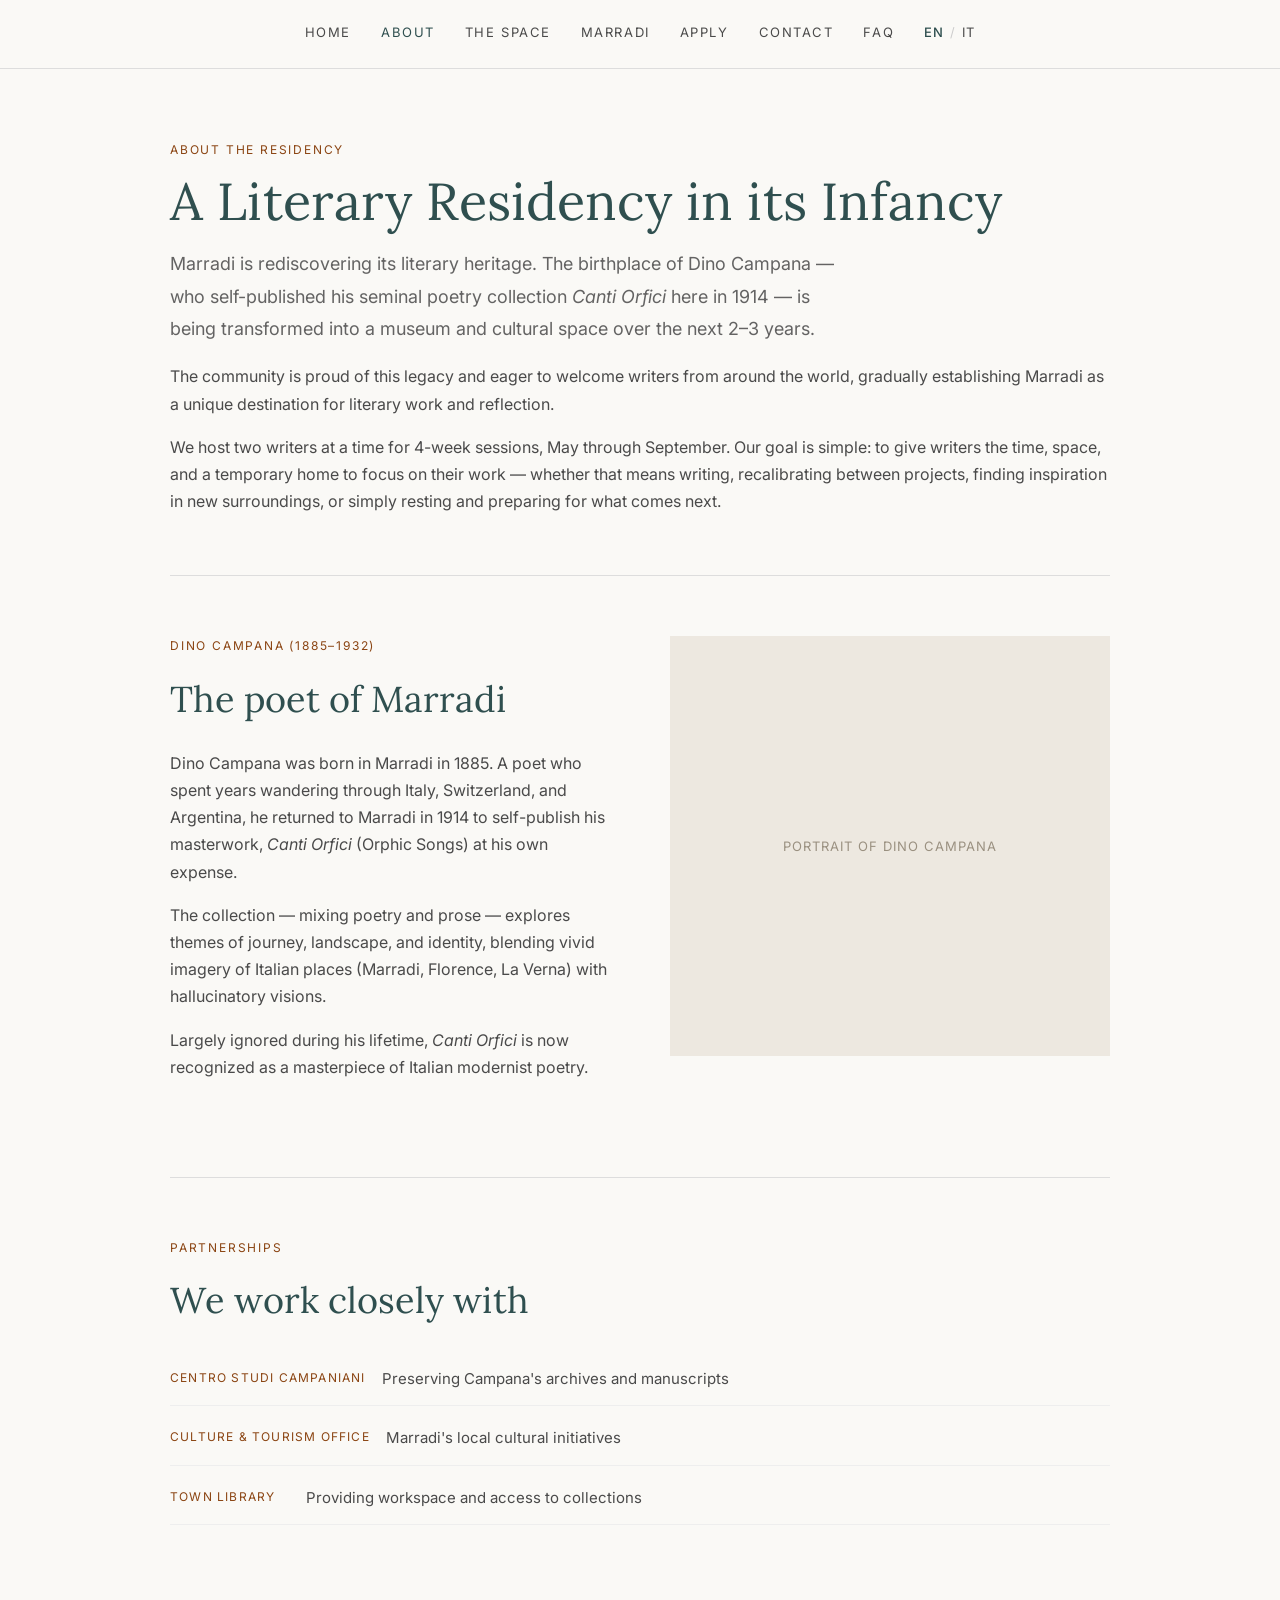
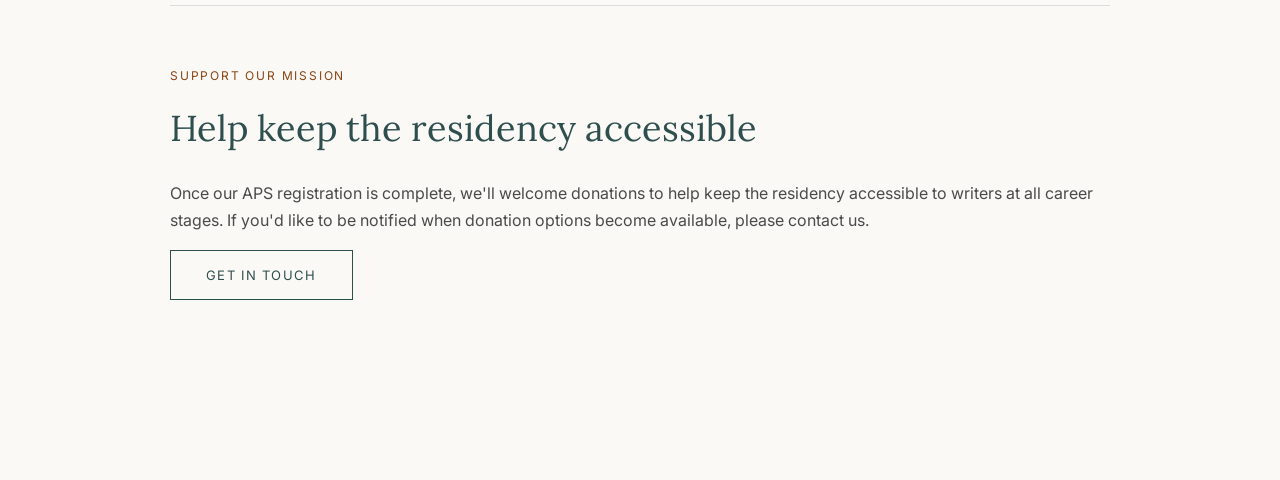
<file: about.html>
<!DOCTYPE html>
<html lang="en">
<head>
  <meta charset="UTF-8">
  <meta name="viewport" content="width=device-width, initial-scale=1.0">
  <title>About — Dino Campana Literary Residency</title>
  <link href="https://fonts.googleapis.com/css2?family=Lora:wght@400;600&family=Inter:wght@300;400;500&display=swap" rel="stylesheet">
  <link rel="stylesheet" href="style.css">
</head>
<body>

<nav>
  <ul>
    <li><a href="index.html">Home</a></li>
    <li><a href="about.html" class="active">About</a></li>
    <li><a href="space.html">The Space</a></li>
    <li><a href="marradi.html">Marradi</a></li>
    <li><a href="apply.html">Apply</a></li>
    <li><a href="contact.html">Contact</a></li>
    <li><a href="faq.html">FAQ</a></li>
    <li class="lang-toggle"><a href="about.html" class="current-lang">EN</a> / <a href="it/chi-siamo.html">IT</a></li>
  </ul>
</nav>

<div class="page">

  <div class="page-header">
    <span class="eyebrow">About the Residency</span>
    <h1>A Literary Residency in its Infancy</h1>
  </div>

  <p class="lead">Marradi is rediscovering its literary heritage. The birthplace of Dino Campana — who self-published his seminal poetry collection <em>Canti Orfici</em> here in 1914 — is being transformed into a museum and cultural space over the next 2–3 years.</p>

  <p>The community is proud of this legacy and eager to welcome writers from around the world, gradually establishing Marradi as a unique destination for literary work and reflection.</p>

  <p>We host two writers at a time for 4-week sessions, May through September. Our goal is simple: to give writers the time, space, and a temporary home to focus on their work — whether that means writing, recalibrating between projects, finding inspiration in new surroundings, or simply resting and preparing for what comes next.</p>

  <hr>

  <div class="two-col" style="margin-bottom:80px;">
    <div>
      <span class="eyebrow">Dino Campana (1885–1932)</span>
      <h2>The poet of Marradi</h2>
      <p>Dino Campana was born in Marradi in 1885. A poet who spent years wandering through Italy, Switzerland, and Argentina, he returned to Marradi in 1914 to self-publish his masterwork, <em>Canti Orfici</em> (Orphic Songs) at his own expense.</p>
      <p>The collection — mixing poetry and prose — explores themes of journey, landscape, and identity, blending vivid imagery of Italian places (Marradi, Florence, La Verna) with hallucinatory visions.</p>
      <p>Largely ignored during his lifetime, <em>Canti Orfici</em> is now recognized as a masterpiece of Italian modernist poetry.</p>
    </div>
    <div>
      <div class="photo-placeholder" style="height:420px">Portrait of Dino Campana</div>
    </div>
  </div>

  <hr>

  <div style="margin-bottom:80px;">
    <span class="eyebrow">Partnerships</span>
    <h2>We work closely with</h2>
    <ul class="info-list">
      <li>
        <span>Centro Studi Campaniani</span>
        <span>Preserving Campana's archives and manuscripts</span>
      </li>
      <li>
        <span>Culture &amp; Tourism Office</span>
        <span>Marradi's local cultural initiatives</span>
      </li>
      <li>
        <span>Town Library</span>
        <span>Providing workspace and access to collections</span>
      </li>
    </ul>
  </div>

  <hr>

  <div style="margin-bottom:80px;">
    <span class="eyebrow">Support Our Mission</span>
    <h2>Help keep the residency accessible</h2>
    <p>Once our APS registration is complete, we'll welcome donations to help keep the residency accessible to writers at all career stages. If you'd like to be notified when donation options become available, please contact us.</p>
    <a href="contact.html" class="button-outline">Get in Touch</a>

    <!-- Update this section once APS registration is complete:
    <h3>About the APS</h3>
    <p>The Dino Campana Literary Residency is operated by a registered Italian APS (Associazione di Promozione Sociale) — a nonprofit cultural association dedicated to promoting literature and supporting writers. Donations to the APS are tax-deductible for Italian taxpayers (35% up to €30,000/year).</p>
    -->
  </div>

</div>

</body>
</html>
</file>
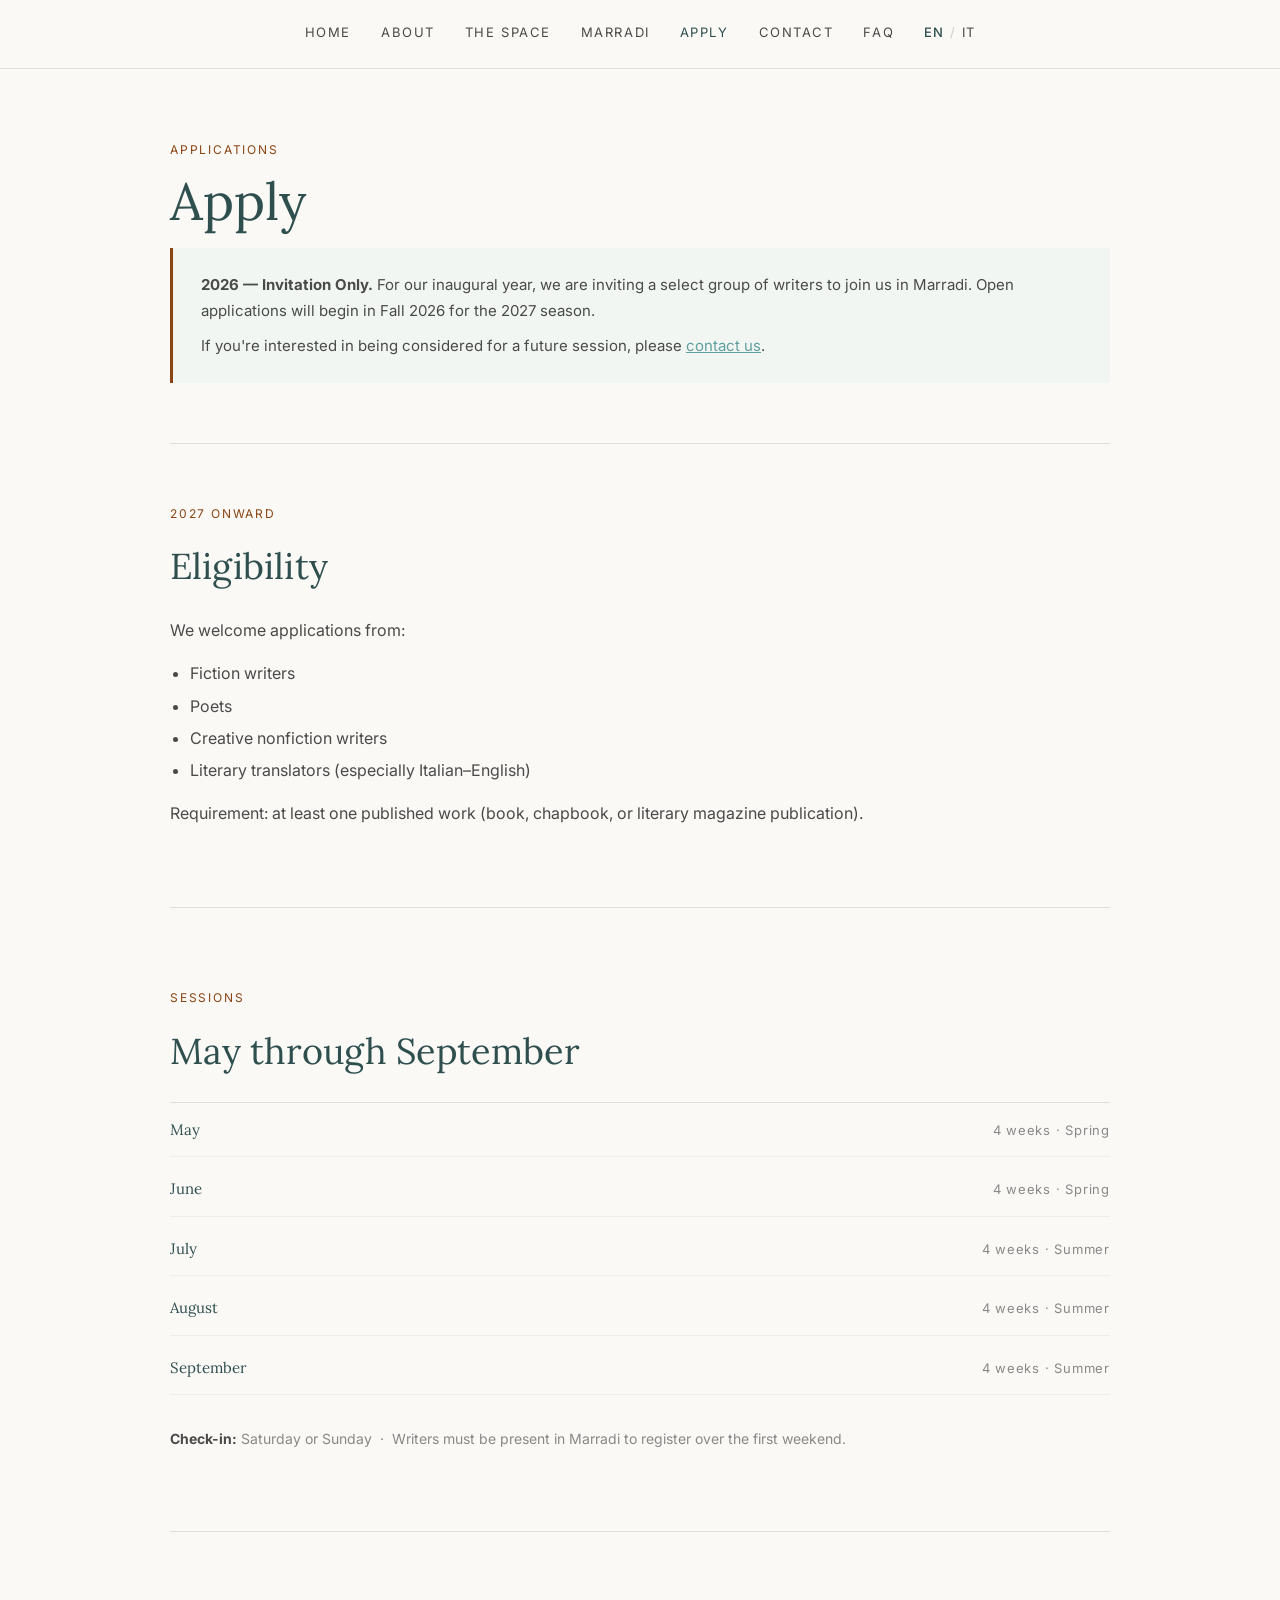
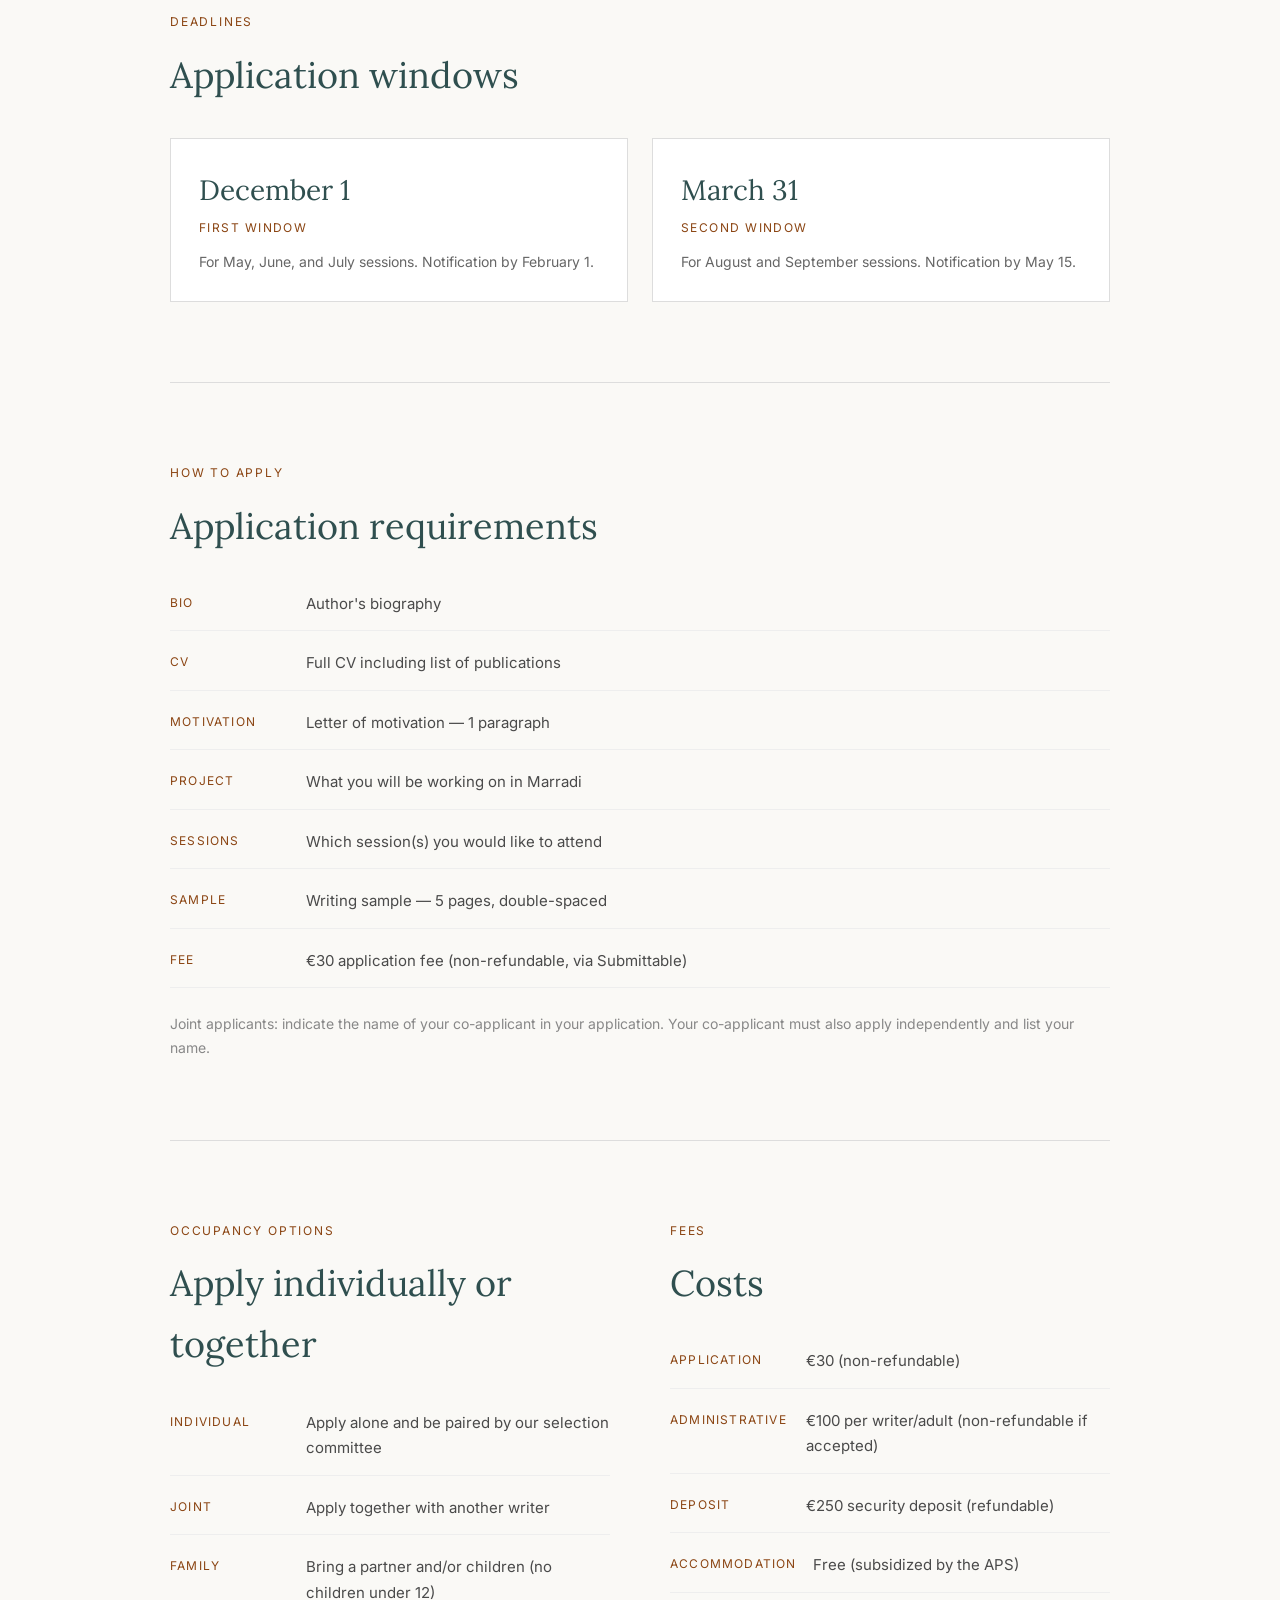
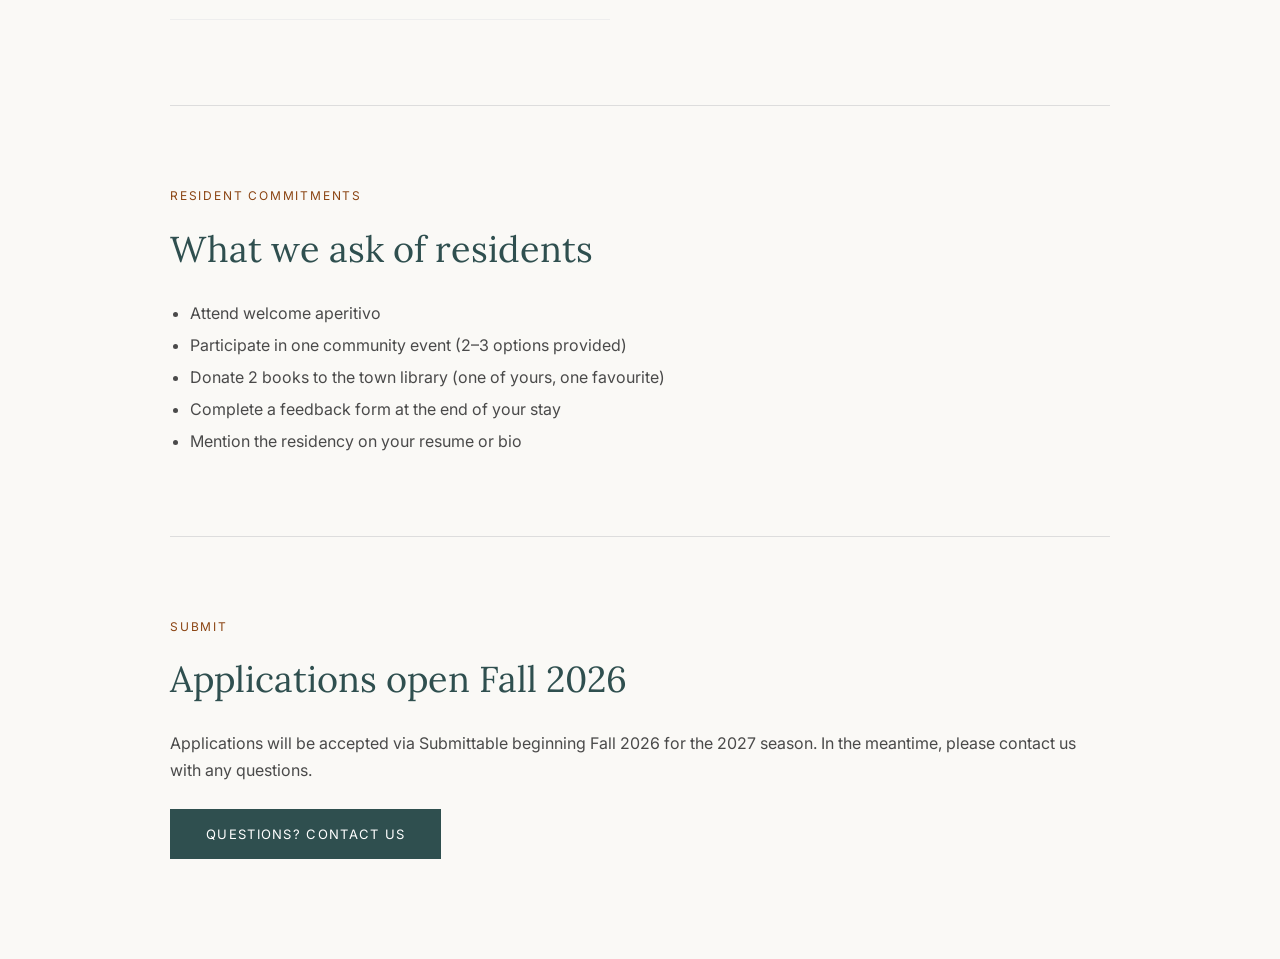
<file: apply.html>
<!DOCTYPE html>
<html lang="en">
<head>
  <meta charset="UTF-8">
  <meta name="viewport" content="width=device-width, initial-scale=1.0">
  <title>Apply — Dino Campana Literary Residency</title>
  <link href="https://fonts.googleapis.com/css2?family=Lora:wght@400;600&family=Inter:wght@300;400;500&display=swap" rel="stylesheet">
  <link rel="stylesheet" href="style.css">
</head>
<body>

<nav>
  <ul>
    <li><a href="index.html">Home</a></li>
    <li><a href="about.html">About</a></li>
    <li><a href="space.html">The Space</a></li>
    <li><a href="marradi.html">Marradi</a></li>
    <li><a href="apply.html" class="active">Apply</a></li>
    <li><a href="contact.html">Contact</a></li>
    <li><a href="faq.html">FAQ</a></li>
    <li class="lang-toggle"><a href="apply.html" class="current-lang">EN</a> / <a href="it/candidature.html">IT</a></li>
  </ul>
</nav>

<div class="page">

  <div class="page-header">
    <span class="eyebrow">Applications</span>
    <h1>Apply</h1>
  </div>

  <div class="notice">
    <p><strong>2026 — Invitation Only.</strong> For our inaugural year, we are inviting a select group of writers to join us in Marradi. Open applications will begin in Fall 2026 for the 2027 season.</p>
    <p>If you're interested in being considered for a future session, please <a href="contact.html">contact us</a>.</p>
  </div>

  <hr>

  <div style="margin-bottom:80px;">
    <span class="eyebrow">2027 Onward</span>
    <h2>Eligibility</h2>
    <p>We welcome applications from:</p>
    <ul>
      <li>Fiction writers</li>
      <li>Poets</li>
      <li>Creative nonfiction writers</li>
      <li>Literary translators (especially Italian–English)</li>
    </ul>
    <p>Requirement: at least one published work (book, chapbook, or literary magazine publication).</p>
  </div>

  <hr>

  <div style="margin:80px 0;">
    <span class="eyebrow">Sessions</span>
    <h2>May through September</h2>
    <ul class="sessions-list">
      <li><span class="session-name">May</span><span class="session-duration">4 weeks · Spring</span></li>
      <li><span class="session-name">June</span><span class="session-duration">4 weeks · Spring</span></li>
      <li><span class="session-name">July</span><span class="session-duration">4 weeks · Summer</span></li>
      <li><span class="session-name">August</span><span class="session-duration">4 weeks · Summer</span></li>
      <li><span class="session-name">September</span><span class="session-duration">4 weeks · Summer</span></li>
    </ul>
    <p style="font-size:14px; color:#888;"><strong style="color:#4A4A4A;">Check-in:</strong> Saturday or Sunday &nbsp;·&nbsp; Writers must be present in Marradi to register over the first weekend.</p>
  </div>

  <hr>

  <div style="margin:80px 0;">
    <span class="eyebrow">Deadlines</span>
    <h2>Application windows</h2>
    <div class="deadline-grid">
      <div class="deadline-card">
        <span class="date">December 1</span>
        <span class="label">First window</span>
        <p>For May, June, and July sessions. Notification by February 1.</p>
      </div>
      <div class="deadline-card">
        <span class="date">March 31</span>
        <span class="label">Second window</span>
        <p>For August and September sessions. Notification by May 15.</p>
      </div>
    </div>
  </div>

  <hr>

  <div style="margin:80px 0;">
    <span class="eyebrow">How to Apply</span>
    <h2>Application requirements</h2>
    <ul class="info-list">
      <li><span>Bio</span><span>Author's biography</span></li>
      <li><span>CV</span><span>Full CV including list of publications</span></li>
      <li><span>Motivation</span><span>Letter of motivation — 1 paragraph</span></li>
      <li><span>Project</span><span>What you will be working on in Marradi</span></li>
      <li><span>Sessions</span><span>Which session(s) you would like to attend</span></li>
      <li><span>Sample</span><span>Writing sample — 5 pages, double-spaced</span></li>
      <li><span>Fee</span><span>€30 application fee (non-refundable, via Submittable)</span></li>
    </ul>
    <p style="margin-top:24px; font-size:14px; color:#888;">Joint applicants: indicate the name of your co-applicant in your application. Your co-applicant must also apply independently and list your name.</p>
  </div>

  <hr>

  <div class="two-col" style="margin:80px 0;">
    <div>
      <span class="eyebrow">Occupancy Options</span>
      <h2>Apply individually or together</h2>
      <ul class="info-list">
        <li><span>Individual</span><span>Apply alone and be paired by our selection committee</span></li>
        <li><span>Joint</span><span>Apply together with another writer</span></li>
        <li><span>Family</span><span>Bring a partner and/or children (no children under 12)</span></li>
      </ul>
    </div>
    <div>
      <span class="eyebrow">Fees</span>
      <h2>Costs</h2>
      <ul class="info-list">
        <li><span>Application</span><span>€30 (non-refundable)</span></li>
        <li><span>Administrative</span><span>€100 per writer/adult (non-refundable if accepted)</span></li>
        <li><span>Deposit</span><span>€250 security deposit (refundable)</span></li>
        <li><span>Accommodation</span><span>Free (subsidized by the APS)</span></li>
      </ul>
    </div>
  </div>

  <hr>

  <div style="margin:80px 0;">
    <span class="eyebrow">Resident Commitments</span>
    <h2>What we ask of residents</h2>
    <ul>
      <li>Attend welcome aperitivo</li>
      <li>Participate in one community event (2–3 options provided)</li>
      <li>Donate 2 books to the town library (one of yours, one favourite)</li>
      <li>Complete a feedback form at the end of your stay</li>
      <li>Mention the residency on your resume or bio</li>
    </ul>
  </div>

  <hr>

  <div style="margin-top:80px;">
    <span class="eyebrow">Submit</span>
    <h2>Applications open Fall 2026</h2>
    <p>Applications will be accepted via Submittable beginning Fall 2026 for the 2027 season. In the meantime, please contact us with any questions.</p>
    <a href="contact.html" class="button" style="margin-top:8px">Questions? Contact Us</a>
  </div>

</div>

</body>
</html>
</file>
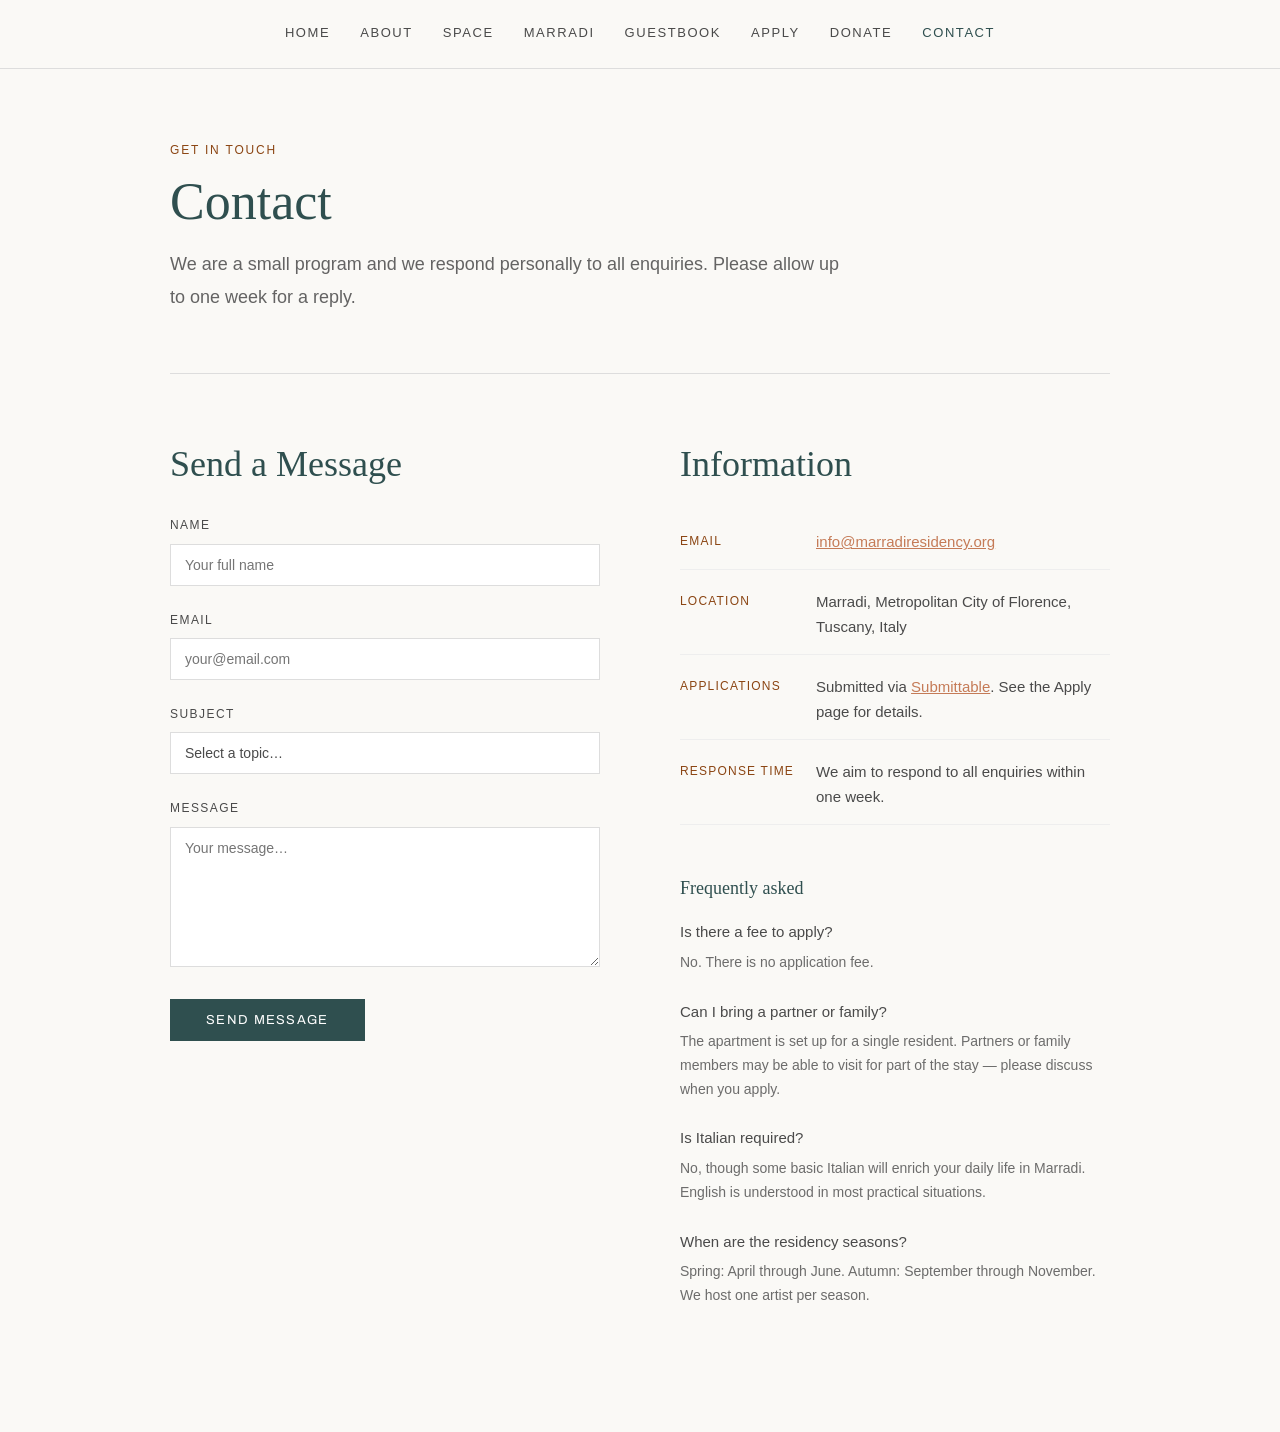
<file: contact.html>
<!DOCTYPE html>
<html lang="en">
<head>
<meta charset="UTF-8">
<meta name="viewport" content="width=device-width, initial-scale=1.0">
<title>Contact – Marradi Residency</title>
<link href="https://fonts.googleapis.com/css2?family=Cormorant+Garamond:ital,wght@0,300;0,400;0,500;1,300;1,400&family=Archivo:wght@300;400;500&display=swap" rel="stylesheet">
<link rel="stylesheet" href="style.css">
</head>
<body>

<nav>
  <ul>
    <li><a href="index.html">Home</a></li>
    <li><a href="about.html">About</a></li>
    <li><a href="space.html">Space</a></li>
    <li><a href="marradi.html">Marradi</a></li>
    <li><a href="guestbook.html">Guestbook</a></li>
    <li><a href="apply.html">Apply</a></li>
    <li><a href="donate.html">Donate</a></li>
    <li><a href="contact.html" class="active">Contact</a></li>
  </ul>
</nav>

<div class="page">

  <span class="eyebrow">Get in Touch</span>
  <h1>Contact</h1>
  <p class="lead">We are a small program and we respond personally to all enquiries. Please allow up to one week for a reply.</p>

  <hr>

  <div class="contact-grid">

    <div>
      <h2>Send a Message</h2>
      <form action="https://formspree.io/f/YOUR_FORM_ID" method="POST">

        <div class="form-group">
          <label for="name">Name</label>
          <input type="text" id="name" name="name" required placeholder="Your full name">
        </div>

        <div class="form-group">
          <label for="email">Email</label>
          <input type="email" id="email" name="email" required placeholder="your@email.com">
        </div>

        <div class="form-group">
          <label for="subject">Subject</label>
          <select id="subject" name="subject">
            <option value="">Select a topic…</option>
            <option value="application">Application enquiry</option>
            <option value="residency">Residency information</option>
            <option value="donation">Donation or support</option>
            <option value="press">Press or media</option>
            <option value="other">Other</option>
          </select>
        </div>

        <div class="form-group">
          <label for="message">Message</label>
          <textarea id="message" name="message" required placeholder="Your message…"></textarea>
        </div>

        <button type="submit" class="button" style="border:none; cursor:pointer; font-family:'Archivo',sans-serif;">
          Send message
        </button>

      </form>
    </div>

    <div>
      <h2>Information</h2>

      <ul class="info-list" style="margin-bottom:48px">
        <li>
          <span>Email</span>
          <span><a href="mailto:info@marradiresidency.org" style="color:#C57B57">info@marradiresidency.org</a></span>
        </li>
        <li>
          <span>Location</span>
          <span>Marradi, Metropolitan City of Florence, Tuscany, Italy</span>
        </li>
        <li>
          <span>Applications</span>
          <span>Submitted via <a href="apply.html" style="color:#C57B57">Submittable</a>. See the Apply page for details.</span>
        </li>
        <li>
          <span>Response time</span>
          <span>We aim to respond to all enquiries within one week.</span>
        </li>
      </ul>

      <h3 style="font-size:18px; margin-bottom:16px">Frequently asked</h3>

      <div style="margin-bottom:24px">
        <p style="font-weight:500; margin-bottom:6px; font-size:15px">Is there a fee to apply?</p>
        <p style="font-size:14px; opacity:.8; margin:0">No. There is no application fee.</p>
      </div>

      <div style="margin-bottom:24px">
        <p style="font-weight:500; margin-bottom:6px; font-size:15px">Can I bring a partner or family?</p>
        <p style="font-size:14px; opacity:.8; margin:0">The apartment is set up for a single resident. Partners or family members may be able to visit for part of the stay — please discuss when you apply.</p>
      </div>

      <div style="margin-bottom:24px">
        <p style="font-weight:500; margin-bottom:6px; font-size:15px">Is Italian required?</p>
        <p style="font-size:14px; opacity:.8; margin:0">No, though some basic Italian will enrich your daily life in Marradi. English is understood in most practical situations.</p>
      </div>

      <div style="margin-bottom:24px">
        <p style="font-weight:500; margin-bottom:6px; font-size:15px">When are the residency seasons?</p>
        <p style="font-size:14px; opacity:.8; margin:0">Spring: April through June. Autumn: September through November. We host one artist per season.</p>
      </div>

    </div>

  </div>

</div>

</body>
</html>
</file>
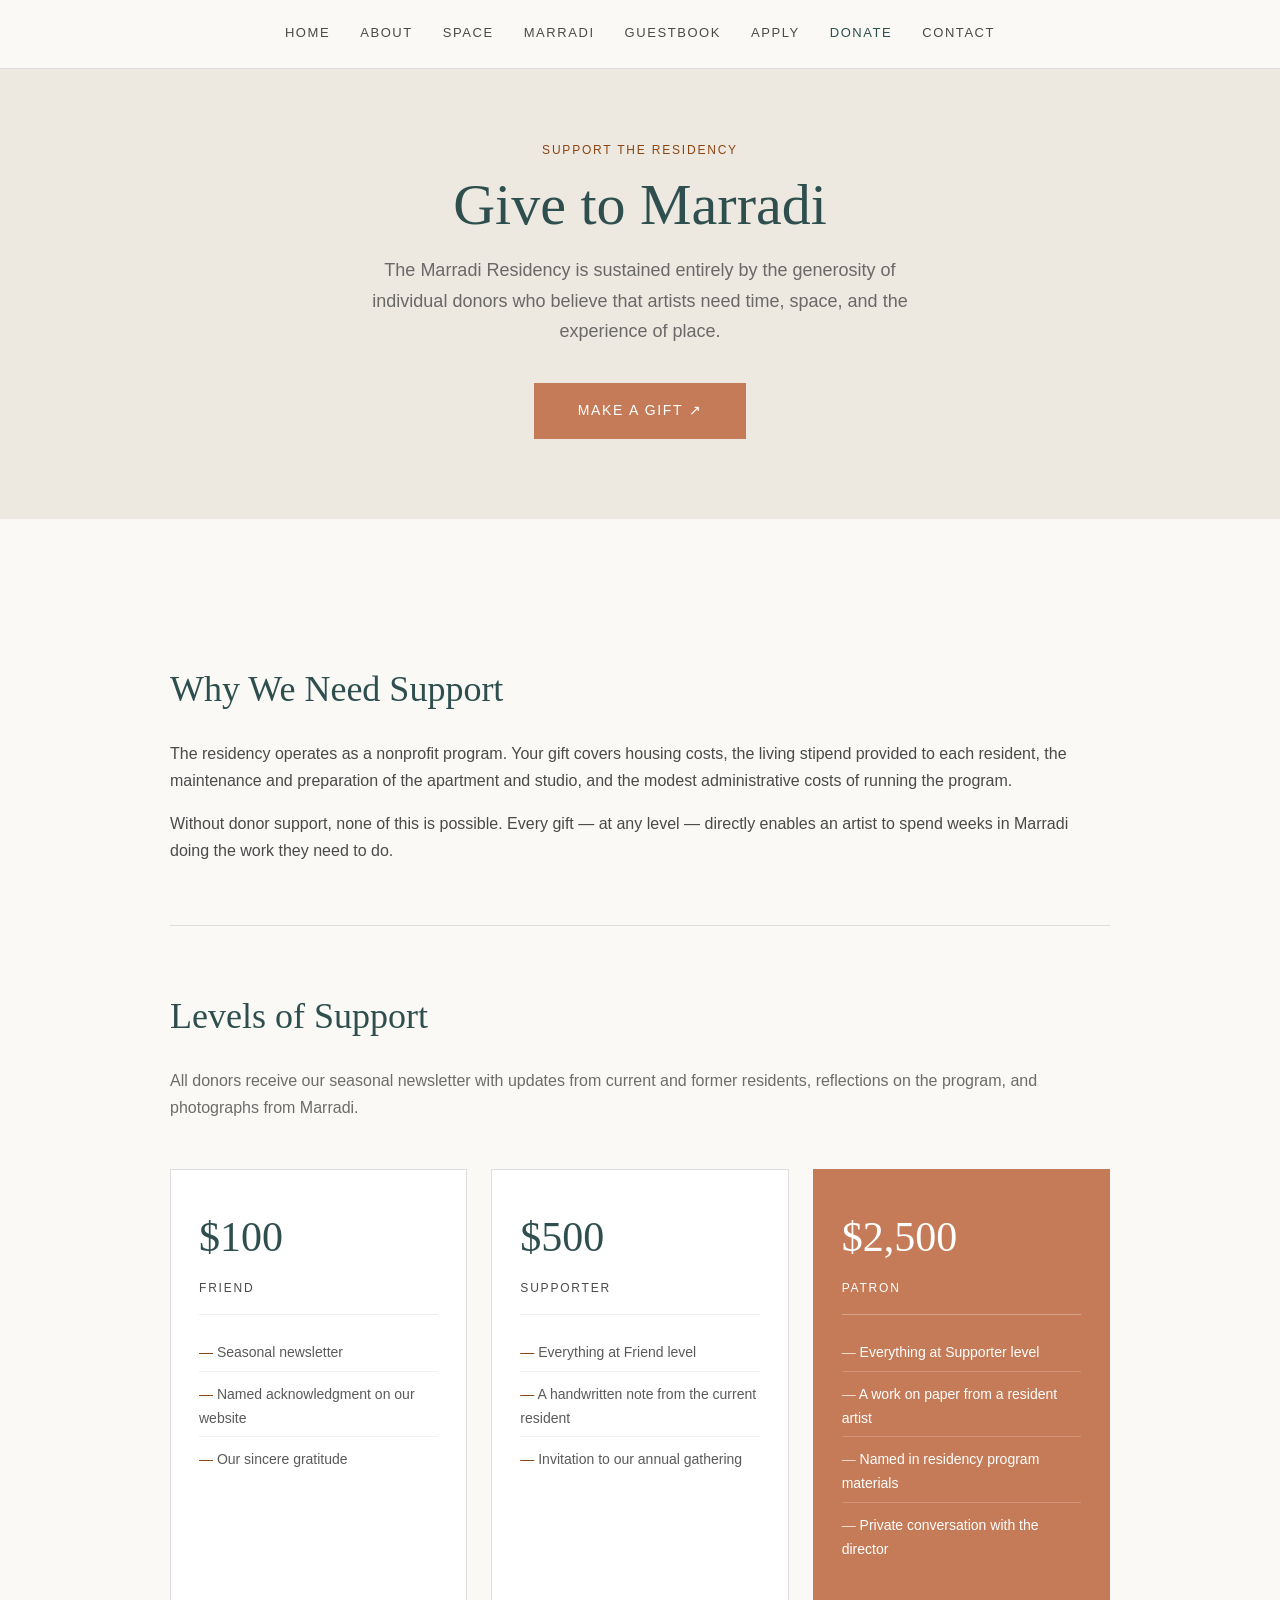
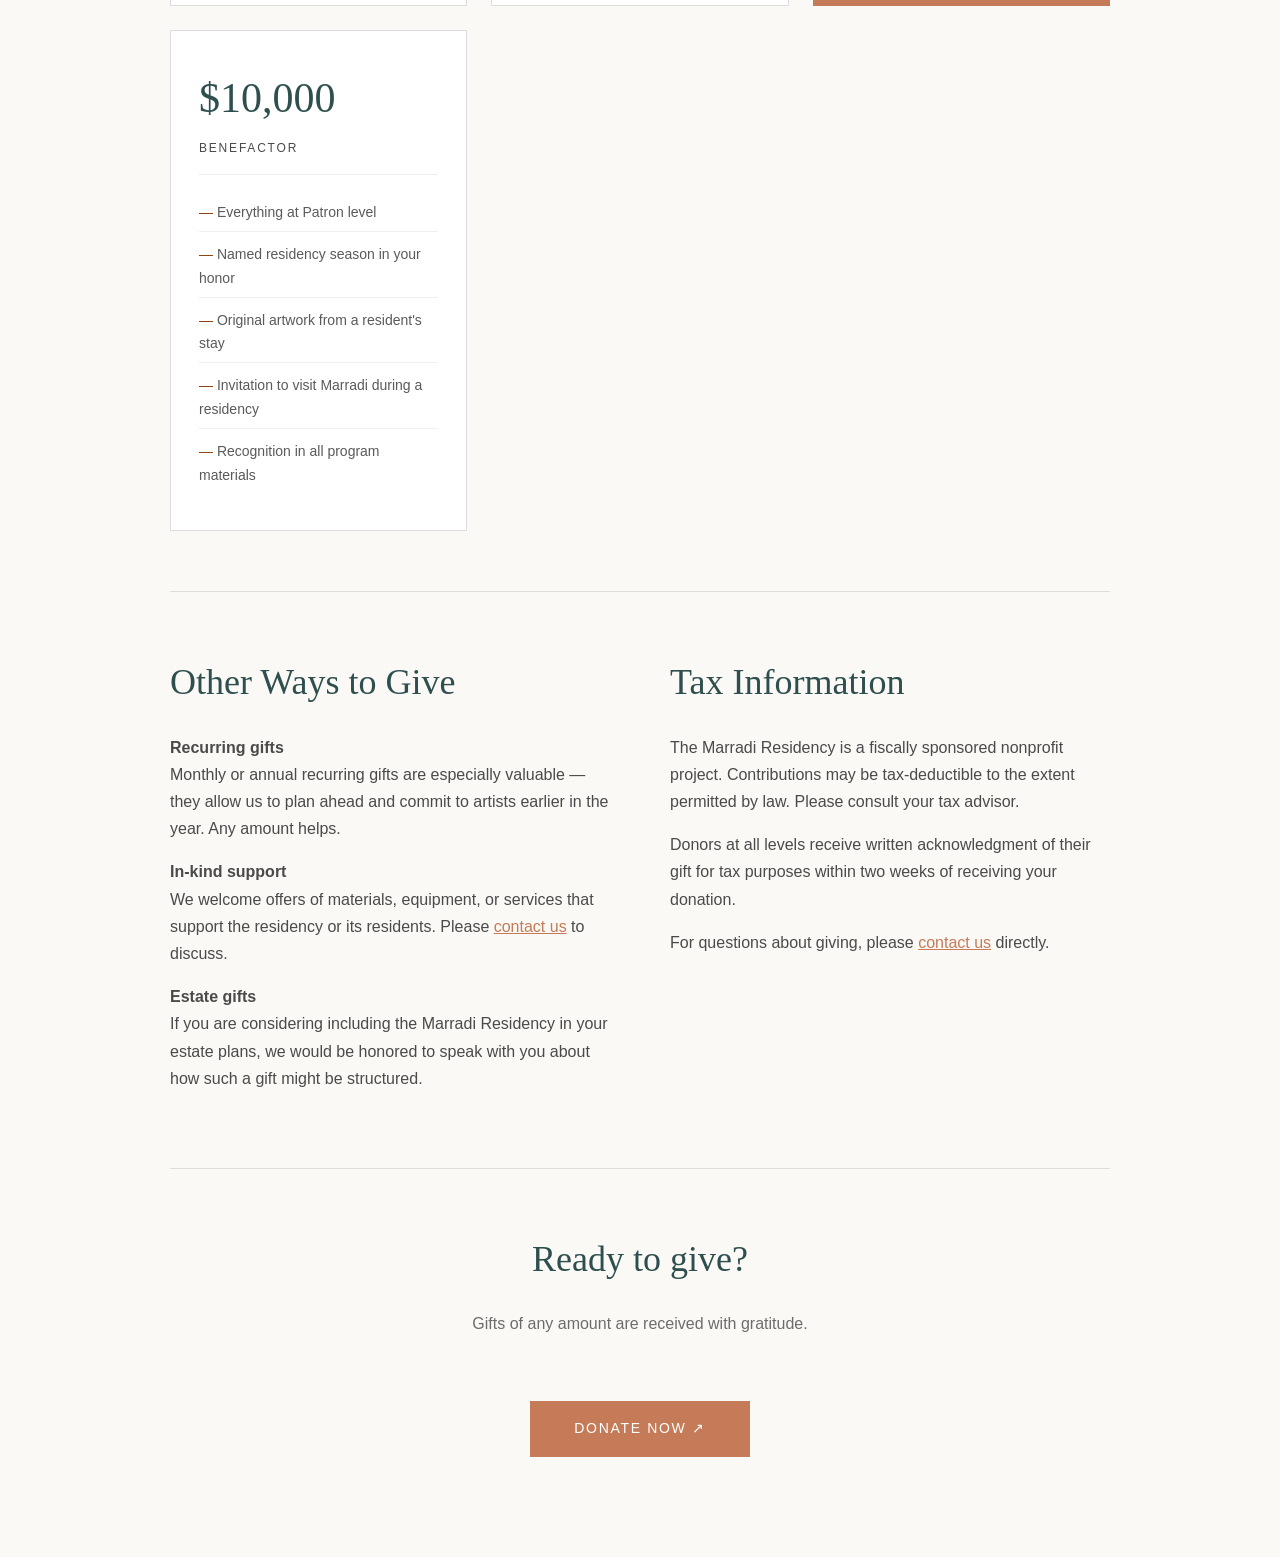
<file: donate.html>
<!DOCTYPE html>
<html lang="en">
<head>
<meta charset="UTF-8">
<meta name="viewport" content="width=device-width, initial-scale=1.0">
<title>Donate – Marradi Residency</title>
<link href="https://fonts.googleapis.com/css2?family=Cormorant+Garamond:ital,wght@0,300;0,400;0,500;1,300;1,400&family=Archivo:wght@300;400;500&display=swap" rel="stylesheet">
<link rel="stylesheet" href="style.css">
<style>
.donate-intro {
  background: #EDE8E0;
  padding: 140px 30px 80px;
  text-align: center;
}
.donate-intro h1 {
  font-size: 58px;
  font-weight: 300;
  margin-bottom: 16px;
}
.donate-intro p {
  font-size: 18px;
  opacity: .8;
  max-width: 580px;
  margin: 0 auto;
}
.donate-cta {
  display: inline-block;
  margin-top: 36px;
  padding: 16px 44px;
  background: #C57B57;
  color: #fff;
  text-decoration: none;
  letter-spacing: .12em;
  font-size: 14px;
  text-transform: uppercase;
  transition: background .2s;
}
.donate-cta:hover {
  background: #a86041;
}
.tier.featured {
  background: #C57B57;
  border-color: #C57B57;
}
.tier.featured .amount,
.tier.featured .name,
.tier.featured ul,
.tier.featured ul li {
  color: #fff;
}
.tier.featured .name {
  border-bottom-color: rgba(255,255,255,.3);
}
.tier.featured ul li {
  border-bottom-color: rgba(255,255,255,.2);
}
.tier.featured ul li::before {
  color: rgba(255,255,255,.7);
}
</style>
</head>
<body>

<nav>
  <ul>
    <li><a href="index.html">Home</a></li>
    <li><a href="about.html">About</a></li>
    <li><a href="space.html">Space</a></li>
    <li><a href="marradi.html">Marradi</a></li>
    <li><a href="guestbook.html">Guestbook</a></li>
    <li><a href="apply.html">Apply</a></li>
    <li><a href="donate.html" class="active">Donate</a></li>
    <li><a href="contact.html">Contact</a></li>
  </ul>
</nav>

<div class="donate-intro">
  <span class="eyebrow">Support the Residency</span>
  <h1>Give to Marradi</h1>
  <p>The Marradi Residency is sustained entirely by the generosity of individual donors who believe that artists need time, space, and the experience of place.</p>
  <a class="donate-cta" href="https://www.paypal.com/donate" target="_blank" rel="noopener noreferrer">
    Make a Gift ↗
  </a>
</div>

<div class="page">

  <h2>Why We Need Support</h2>
  <p>The residency operates as a nonprofit program. Your gift covers housing costs, the living stipend provided to each resident, the maintenance and preparation of the apartment and studio, and the modest administrative costs of running the program.</p>
  <p>Without donor support, none of this is possible. Every gift — at any level — directly enables an artist to spend weeks in Marradi doing the work they need to do.</p>

  <hr>

  <h2>Levels of Support</h2>
  <p style="margin-bottom: 40px; opacity:.8">All donors receive our seasonal newsletter with updates from current and former residents, reflections on the program, and photographs from Marradi.</p>

  <div class="tiers">

    <div class="tier">
      <span class="amount">$100</span>
      <span class="name">Friend</span>
      <ul>
        <li>Seasonal newsletter</li>
        <li>Named acknowledgment on our website</li>
        <li>Our sincere gratitude</li>
      </ul>
    </div>

    <div class="tier">
      <span class="amount">$500</span>
      <span class="name">Supporter</span>
      <ul>
        <li>Everything at Friend level</li>
        <li>A handwritten note from the current resident</li>
        <li>Invitation to our annual gathering</li>
      </ul>
    </div>

    <div class="tier featured">
      <span class="amount">$2,500</span>
      <span class="name">Patron</span>
      <ul>
        <li>Everything at Supporter level</li>
        <li>A work on paper from a resident artist</li>
        <li>Named in residency program materials</li>
        <li>Private conversation with the director</li>
      </ul>
    </div>

    <div class="tier">
      <span class="amount">$10,000</span>
      <span class="name">Benefactor</span>
      <ul>
        <li>Everything at Patron level</li>
        <li>Named residency season in your honor</li>
        <li>Original artwork from a resident's stay</li>
        <li>Invitation to visit Marradi during a residency</li>
        <li>Recognition in all program materials</li>
      </ul>
    </div>

  </div>

  <hr>

  <div class="two-col" style="margin: 60px 0">
    <div>
      <h2>Other Ways to Give</h2>
      <p><strong>Recurring gifts</strong><br>Monthly or annual recurring gifts are especially valuable — they allow us to plan ahead and commit to artists earlier in the year. Any amount helps.</p>
      <p><strong>In-kind support</strong><br>We welcome offers of materials, equipment, or services that support the residency or its residents. Please <a href="contact.html" style="color:#C57B57">contact us</a> to discuss.</p>
      <p><strong>Estate gifts</strong><br>If you are considering including the Marradi Residency in your estate plans, we would be honored to speak with you about how such a gift might be structured.</p>
    </div>
    <div>
      <h2>Tax Information</h2>
      <p>The Marradi Residency is a fiscally sponsored nonprofit project. Contributions may be tax-deductible to the extent permitted by law. Please consult your tax advisor.</p>
      <p>Donors at all levels receive written acknowledgment of their gift for tax purposes within two weeks of receiving your donation.</p>
      <p>For questions about giving, please <a href="contact.html" style="color:#C57B57">contact us</a> directly.</p>
    </div>
  </div>

  <div style="text-align:center; border-top: 1px solid #ddd; padding-top:60px">
    <h2>Ready to give?</h2>
    <p style="opacity:.8; margin-bottom:28px">Gifts of any amount are received with gratitude.</p>
    <a class="donate-cta" href="https://www.paypal.com/donate" target="_blank" rel="noopener noreferrer">
      Donate Now ↗
    </a>
  </div>

</div>

</body>
</html>
</file>
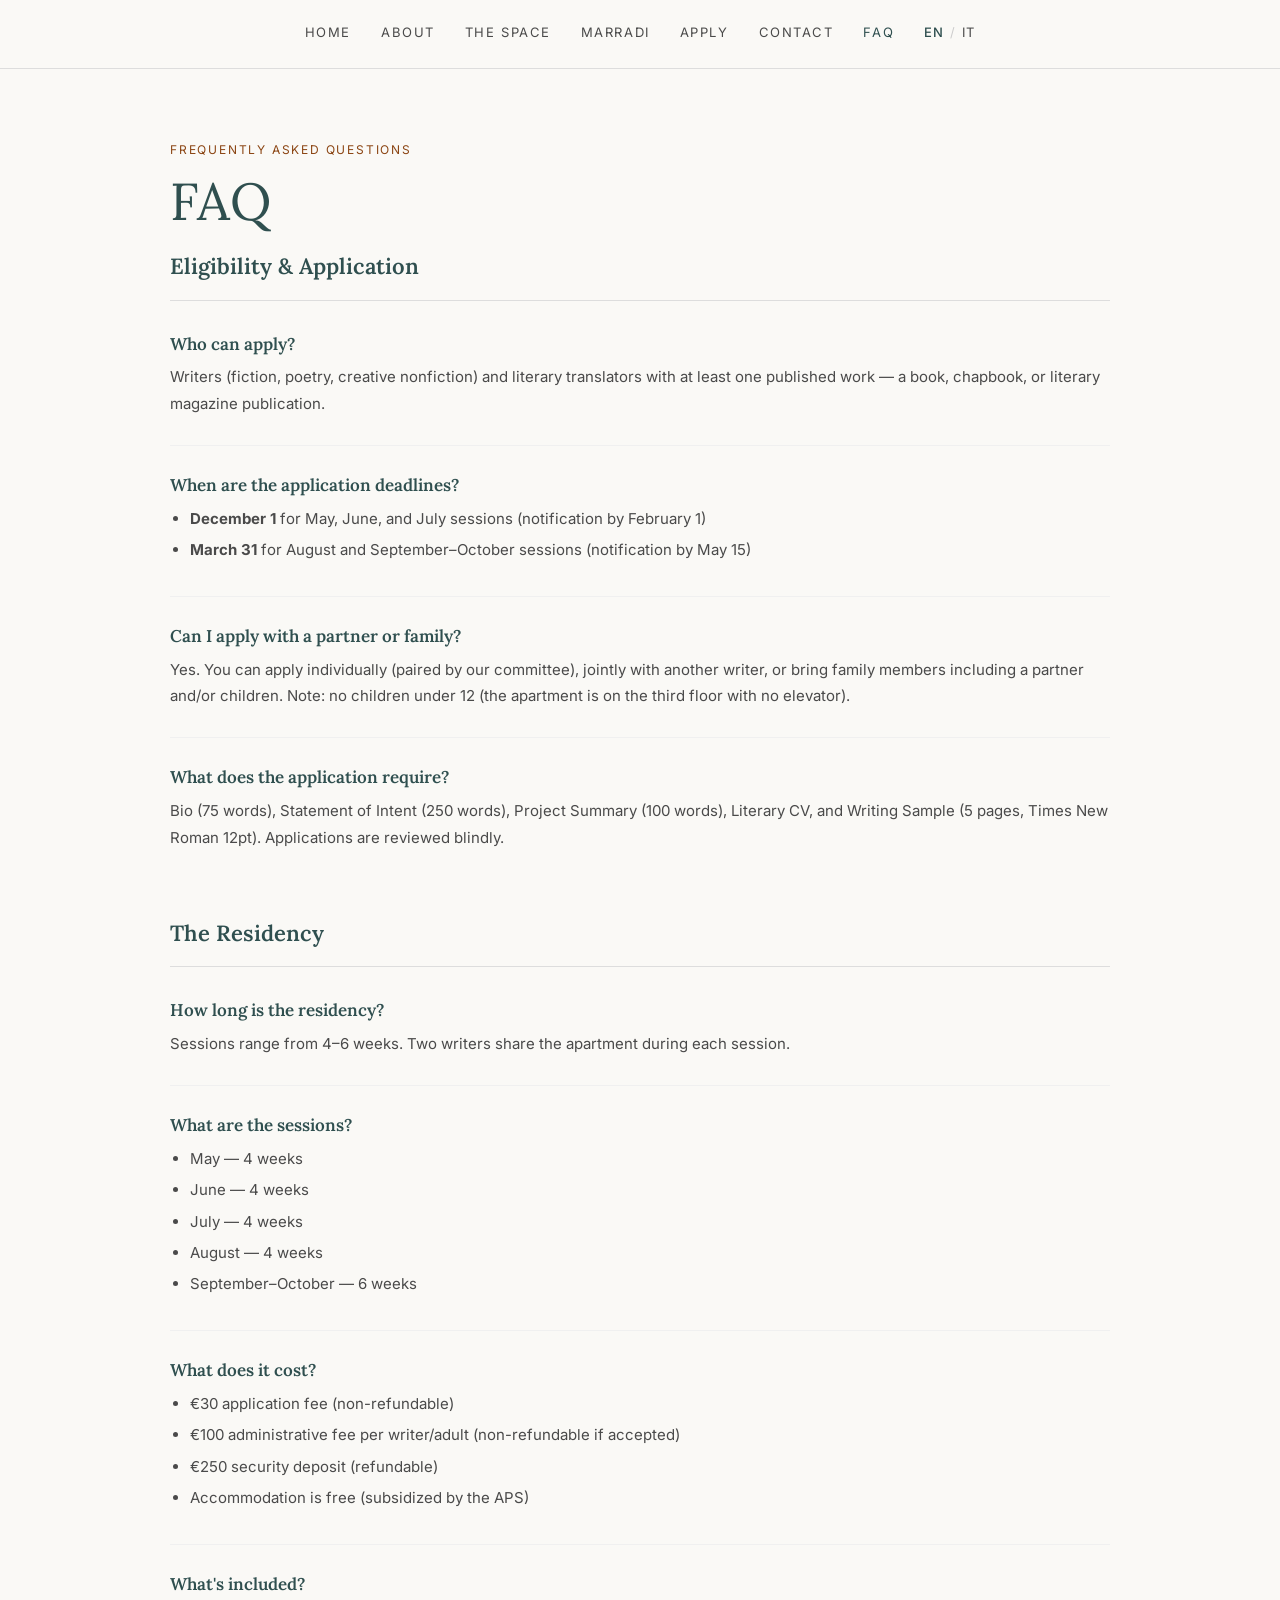
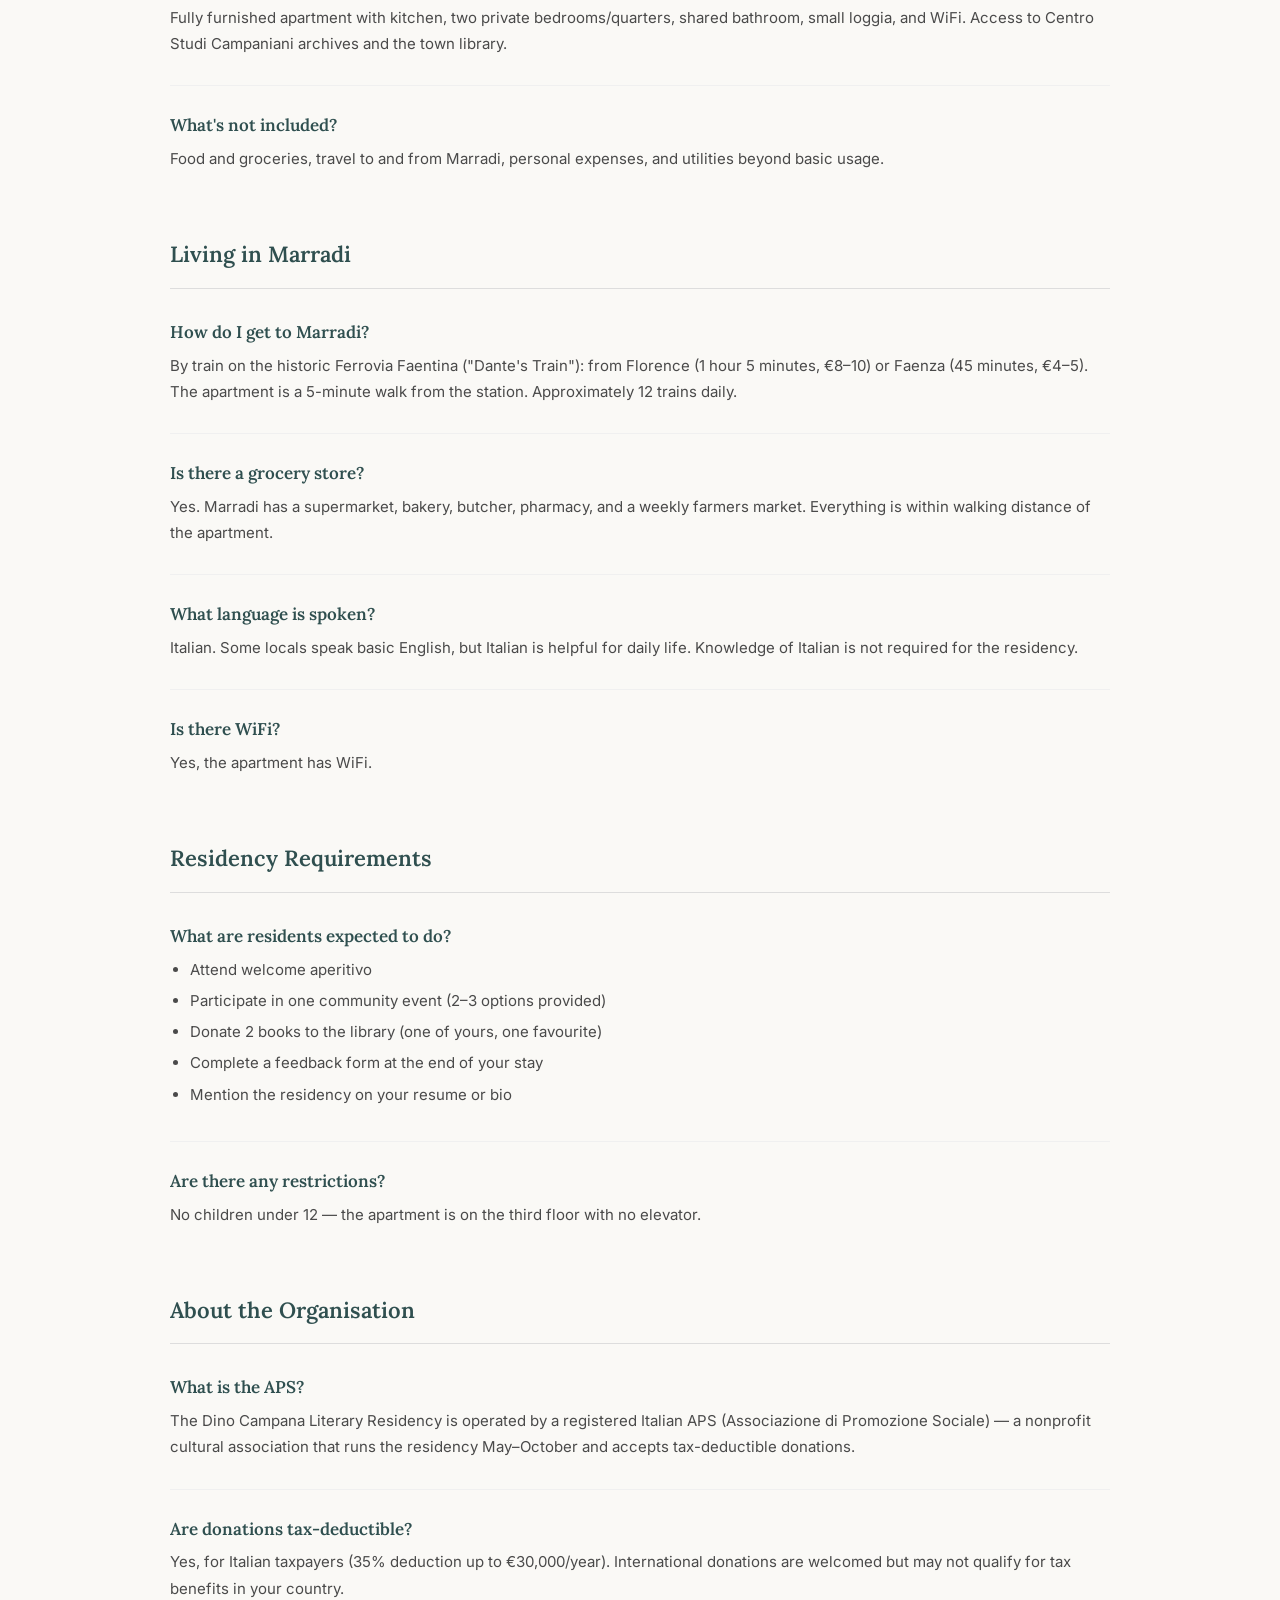
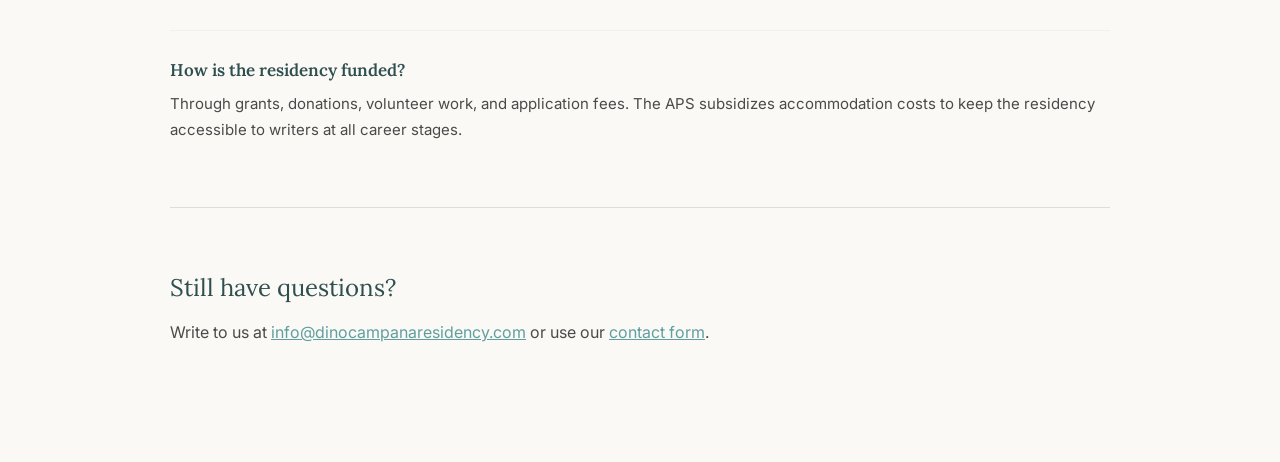
<file: faq.html>
<!DOCTYPE html>
<html lang="en">
<head>
  <meta charset="UTF-8">
  <meta name="viewport" content="width=device-width, initial-scale=1.0">
  <title>FAQ — Dino Campana Literary Residency</title>
  <link href="https://fonts.googleapis.com/css2?family=Lora:wght@400;600&family=Inter:wght@300;400;500&display=swap" rel="stylesheet">
  <link rel="stylesheet" href="style.css">
</head>
<body>

<nav>
  <ul>
    <li><a href="index.html">Home</a></li>
    <li><a href="about.html">About</a></li>
    <li><a href="space.html">The Space</a></li>
    <li><a href="marradi.html">Marradi</a></li>
    <li><a href="apply.html">Apply</a></li>
    <li><a href="contact.html">Contact</a></li>
    <li><a href="faq.html" class="active">FAQ</a></li>
    <li class="lang-toggle"><a href="faq.html" class="current-lang">EN</a> / <a href="it/faq.html">IT</a></li>
  </ul>
</nav>

<div class="page">

  <div class="page-header">
    <span class="eyebrow">Frequently Asked Questions</span>
    <h1>FAQ</h1>
  </div>

  <div class="faq-section">
    <h2>Eligibility &amp; Application</h2>

    <div class="faq-item">
      <h4>Who can apply?</h4>
      <p>Writers (fiction, poetry, creative nonfiction) and literary translators with at least one published work — a book, chapbook, or literary magazine publication.</p>
    </div>

    <div class="faq-item">
      <h4>When are the application deadlines?</h4>
      <ul>
        <li><strong>December 1</strong> for May, June, and July sessions (notification by February 1)</li>
        <li><strong>March 31</strong> for August and September–October sessions (notification by May 15)</li>
      </ul>
    </div>

    <div class="faq-item">
      <h4>Can I apply with a partner or family?</h4>
      <p>Yes. You can apply individually (paired by our committee), jointly with another writer, or bring family members including a partner and/or children. Note: no children under 12 (the apartment is on the third floor with no elevator).</p>
    </div>

    <div class="faq-item">
      <h4>What does the application require?</h4>
      <p>Bio (75 words), Statement of Intent (250 words), Project Summary (100 words), Literary CV, and Writing Sample (5 pages, Times New Roman 12pt). Applications are reviewed blindly.</p>
    </div>
  </div>

  <div class="faq-section">
    <h2>The Residency</h2>

    <div class="faq-item">
      <h4>How long is the residency?</h4>
      <p>Sessions range from 4–6 weeks. Two writers share the apartment during each session.</p>
    </div>

    <div class="faq-item">
      <h4>What are the sessions?</h4>
      <ul>
        <li>May — 4 weeks</li>
        <li>June — 4 weeks</li>
        <li>July — 4 weeks</li>
        <li>August — 4 weeks</li>
        <li>September–October — 6 weeks</li>
      </ul>
    </div>

    <div class="faq-item">
      <h4>What does it cost?</h4>
      <ul>
        <li>€30 application fee (non-refundable)</li>
        <li>€100 administrative fee per writer/adult (non-refundable if accepted)</li>
        <li>€250 security deposit (refundable)</li>
        <li>Accommodation is free (subsidized by the APS)</li>
      </ul>
    </div>

    <div class="faq-item">
      <h4>What's included?</h4>
      <p>Fully furnished apartment with kitchen, two private bedrooms/quarters, shared bathroom, small loggia, and WiFi. Access to Centro Studi Campaniani archives and the town library.</p>
    </div>

    <div class="faq-item">
      <h4>What's not included?</h4>
      <p>Food and groceries, travel to and from Marradi, personal expenses, and utilities beyond basic usage.</p>
    </div>
  </div>

  <div class="faq-section">
    <h2>Living in Marradi</h2>

    <div class="faq-item">
      <h4>How do I get to Marradi?</h4>
      <p>By train on the historic Ferrovia Faentina ("Dante's Train"): from Florence (1 hour 5 minutes, €8–10) or Faenza (45 minutes, €4–5). The apartment is a 5-minute walk from the station. Approximately 12 trains daily.</p>
    </div>

    <div class="faq-item">
      <h4>Is there a grocery store?</h4>
      <p>Yes. Marradi has a supermarket, bakery, butcher, pharmacy, and a weekly farmers market. Everything is within walking distance of the apartment.</p>
    </div>

    <div class="faq-item">
      <h4>What language is spoken?</h4>
      <p>Italian. Some locals speak basic English, but Italian is helpful for daily life. Knowledge of Italian is not required for the residency.</p>
    </div>

    <div class="faq-item">
      <h4>Is there WiFi?</h4>
      <p>Yes, the apartment has WiFi.</p>
    </div>
  </div>

  <div class="faq-section">
    <h2>Residency Requirements</h2>

    <div class="faq-item">
      <h4>What are residents expected to do?</h4>
      <ul>
        <li>Attend welcome aperitivo</li>
        <li>Participate in one community event (2–3 options provided)</li>
        <li>Donate 2 books to the library (one of yours, one favourite)</li>
        <li>Complete a feedback form at the end of your stay</li>
        <li>Mention the residency on your resume or bio</li>
      </ul>
    </div>

    <div class="faq-item">
      <h4>Are there any restrictions?</h4>
      <p>No children under 12 — the apartment is on the third floor with no elevator.</p>
    </div>
  </div>

  <div class="faq-section">
    <h2>About the Organisation</h2>

    <div class="faq-item">
      <h4>What is the APS?</h4>
      <p>The Dino Campana Literary Residency is operated by a registered Italian APS (Associazione di Promozione Sociale) — a nonprofit cultural association that runs the residency May–October and accepts tax-deductible donations.</p>
    </div>

    <div class="faq-item">
      <h4>Are donations tax-deductible?</h4>
      <p>Yes, for Italian taxpayers (35% deduction up to €30,000/year). International donations are welcomed but may not qualify for tax benefits in your country.</p>
    </div>

    <div class="faq-item">
      <h4>How is the residency funded?</h4>
      <p>Through grants, donations, volunteer work, and application fees. The APS subsidizes accommodation costs to keep the residency accessible to writers at all career stages.</p>
    </div>
  </div>

  <hr>

  <div style="margin-top:60px;">
    <h3>Still have questions?</h3>
    <p>Write to us at <a href="mailto:info@dinocampanaresidency.com">info@dinocampanaresidency.com</a> or use our <a href="contact.html">contact form</a>.</p>
  </div>

</div>

</body>
</html>
</file>
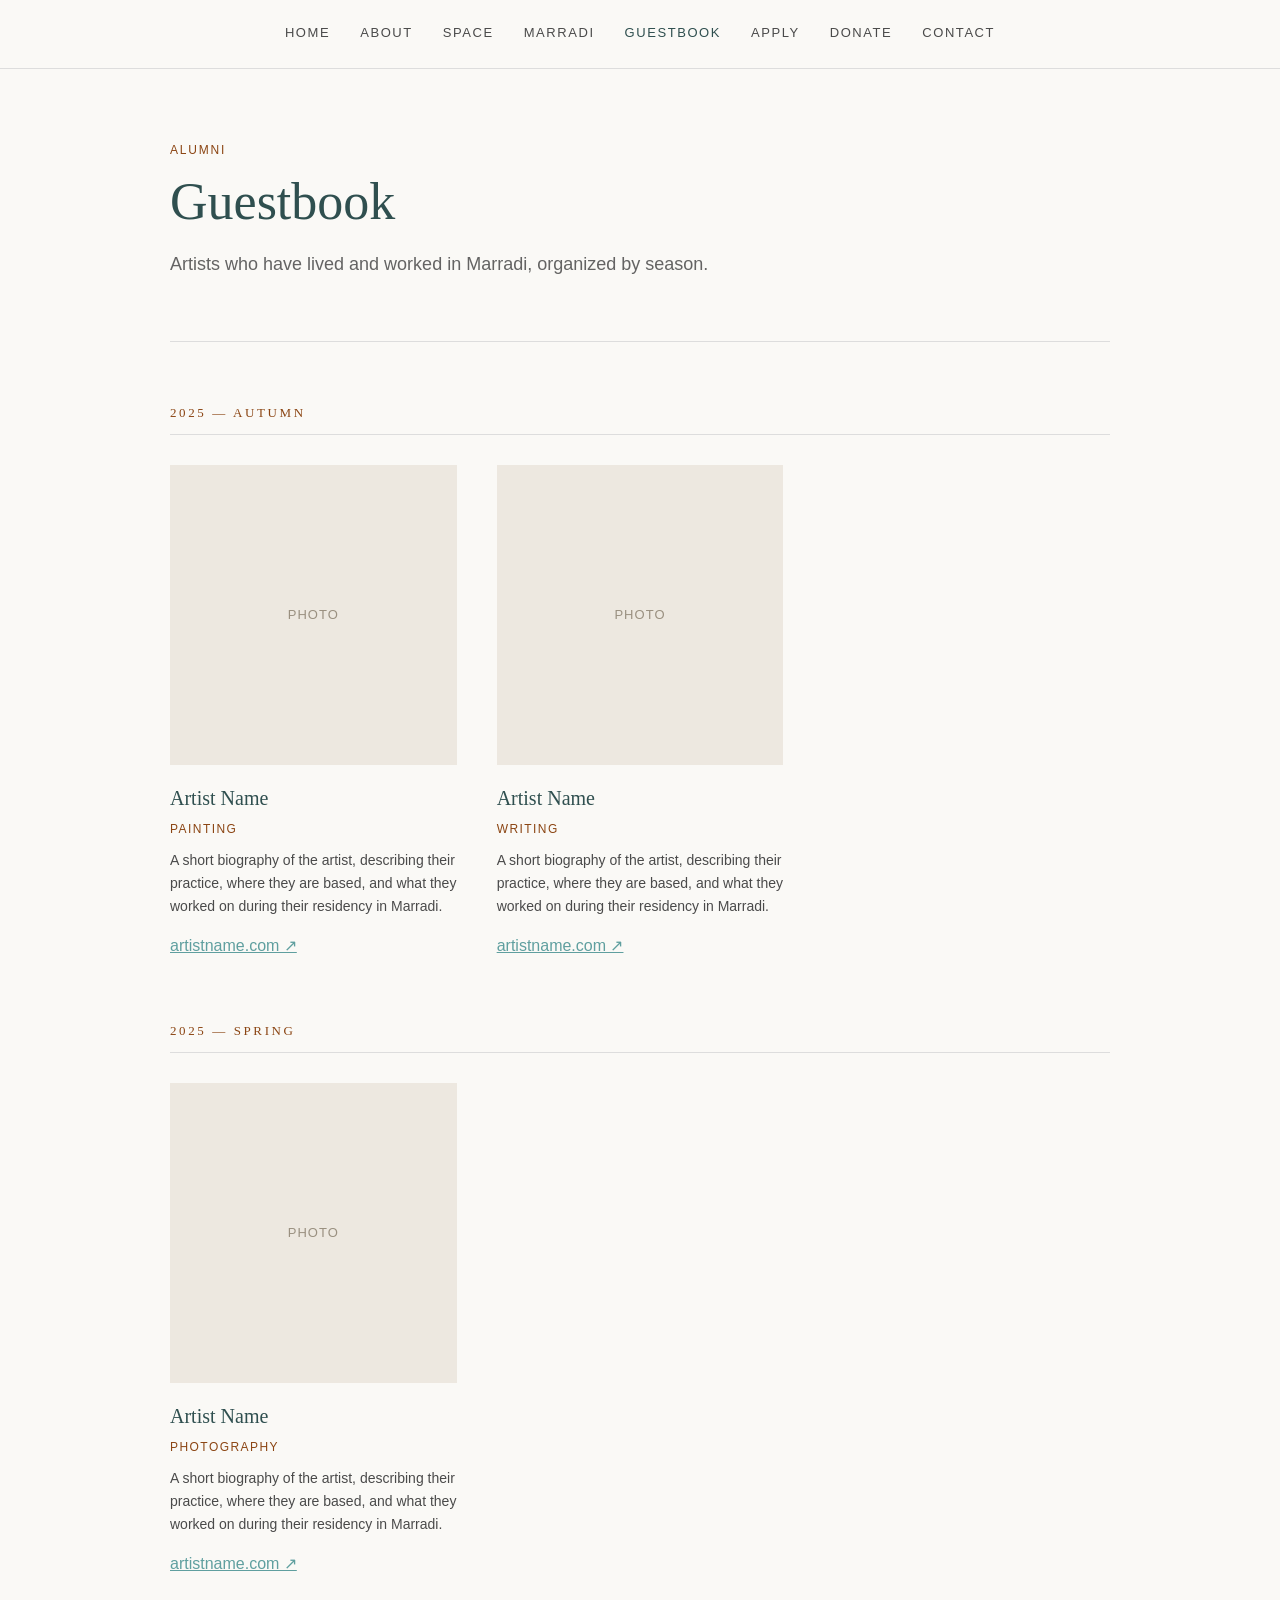
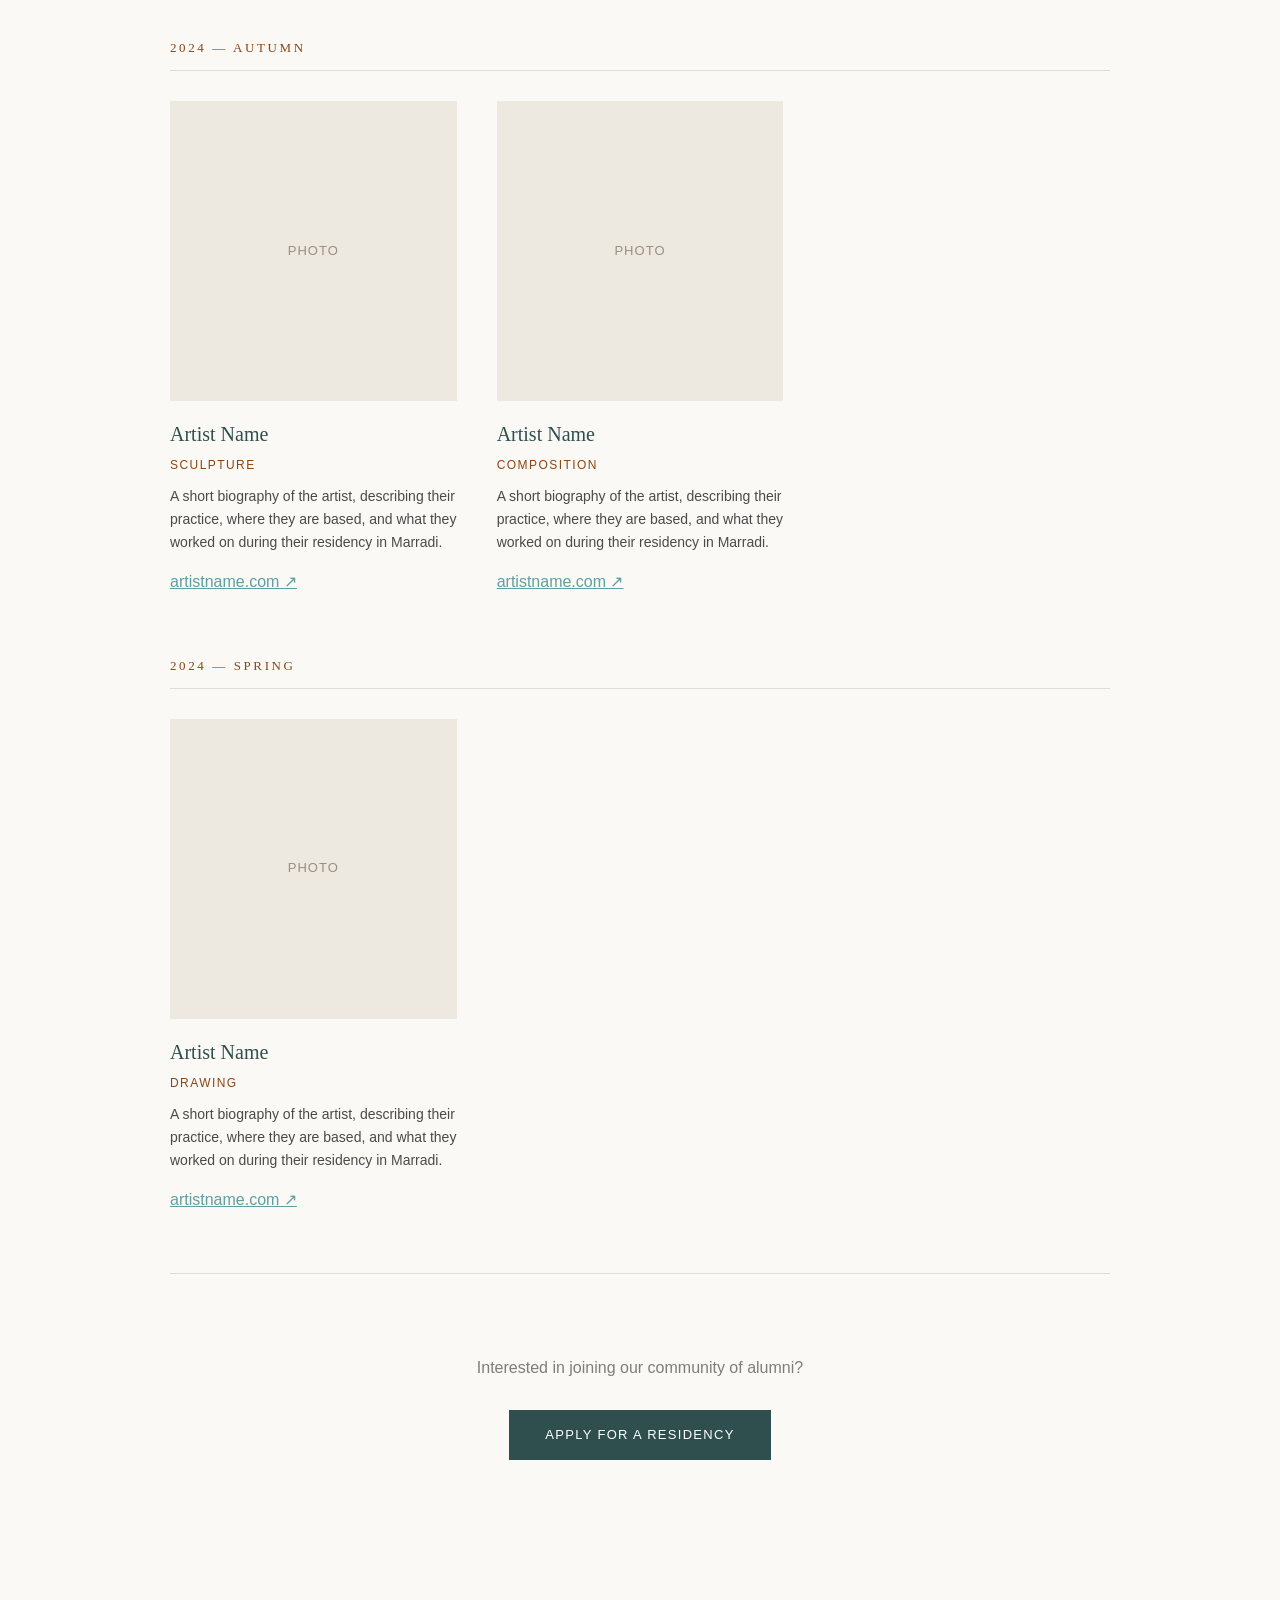
<file: guestbook.html>
<!DOCTYPE html>
<html lang="en">
<head>
<meta charset="UTF-8">
<meta name="viewport" content="width=device-width, initial-scale=1.0">
<title>Guestbook – Marradi Residency</title>
<link href="https://fonts.googleapis.com/css2?family=Cormorant+Garamond:ital,wght@0,300;0,400;0,500;1,300;1,400&family=Archivo:wght@300;400;500&display=swap" rel="stylesheet">
<link rel="stylesheet" href="style.css">
</head>
<body>

<nav>
  <ul>
    <li><a href="index.html">Home</a></li>
    <li><a href="about.html">About</a></li>
    <li><a href="space.html">Space</a></li>
    <li><a href="marradi.html">Marradi</a></li>
    <li><a href="guestbook.html" class="active">Guestbook</a></li>
    <li><a href="apply.html">Apply</a></li>
    <li><a href="donate.html">Donate</a></li>
    <li><a href="contact.html">Contact</a></li>
  </ul>
</nav>

<div class="page">

  <span class="eyebrow">Alumni</span>
  <h1>Guestbook</h1>
  <p class="lead">Artists who have lived and worked in Marradi, organized by season.</p>

  <hr>

  <!-- ── 2025 ─────────────────────────────────────────────── -->

  <div class="season-header">2025 — Autumn</div>
  <div class="residents-grid">

    <div class="resident-card">
      <div class="photo-placeholder" style="height:300px; margin-bottom:16px">Photo</div>
      <h3>Artist Name</h3>
      <span class="discipline">Painting</span>
      <p>A short biography of the artist, describing their practice, where they are based, and what they worked on during their residency in Marradi.</p>
      <a href="#" target="_blank">artistname.com ↗</a>
    </div>

    <div class="resident-card">
      <div class="photo-placeholder" style="height:300px; margin-bottom:16px">Photo</div>
      <h3>Artist Name</h3>
      <span class="discipline">Writing</span>
      <p>A short biography of the artist, describing their practice, where they are based, and what they worked on during their residency in Marradi.</p>
      <a href="#" target="_blank">artistname.com ↗</a>
    </div>

  </div>

  <!-- ── 2025 Spring ────────────────────────────────────────── -->

  <div class="season-header">2025 — Spring</div>
  <div class="residents-grid">

    <div class="resident-card">
      <div class="photo-placeholder" style="height:300px; margin-bottom:16px">Photo</div>
      <h3>Artist Name</h3>
      <span class="discipline">Photography</span>
      <p>A short biography of the artist, describing their practice, where they are based, and what they worked on during their residency in Marradi.</p>
      <a href="#" target="_blank">artistname.com ↗</a>
    </div>

  </div>

  <!-- ── 2024 ─────────────────────────────────────────────── -->

  <div class="season-header">2024 — Autumn</div>
  <div class="residents-grid">

    <div class="resident-card">
      <div class="photo-placeholder" style="height:300px; margin-bottom:16px">Photo</div>
      <h3>Artist Name</h3>
      <span class="discipline">Sculpture</span>
      <p>A short biography of the artist, describing their practice, where they are based, and what they worked on during their residency in Marradi.</p>
      <a href="#" target="_blank">artistname.com ↗</a>
    </div>

    <div class="resident-card">
      <div class="photo-placeholder" style="height:300px; margin-bottom:16px">Photo</div>
      <h3>Artist Name</h3>
      <span class="discipline">Composition</span>
      <p>A short biography of the artist, describing their practice, where they are based, and what they worked on during their residency in Marradi.</p>
      <a href="#" target="_blank">artistname.com ↗</a>
    </div>

  </div>

  <div class="season-header">2024 — Spring</div>
  <div class="residents-grid">

    <div class="resident-card">
      <div class="photo-placeholder" style="height:300px; margin-bottom:16px">Photo</div>
      <h3>Artist Name</h3>
      <span class="discipline">Drawing</span>
      <p>A short biography of the artist, describing their practice, where they are based, and what they worked on during their residency in Marradi.</p>
      <a href="#" target="_blank">artistname.com ↗</a>
    </div>

  </div>

  <hr>

  <div style="text-align:center; padding: 20px 0 40px">
    <p style="opacity:.7; margin-bottom:28px">Interested in joining our community of alumni?</p>
    <a href="apply.html" class="button">Apply for a Residency</a>
  </div>

</div>

</body>
</html>
</file>
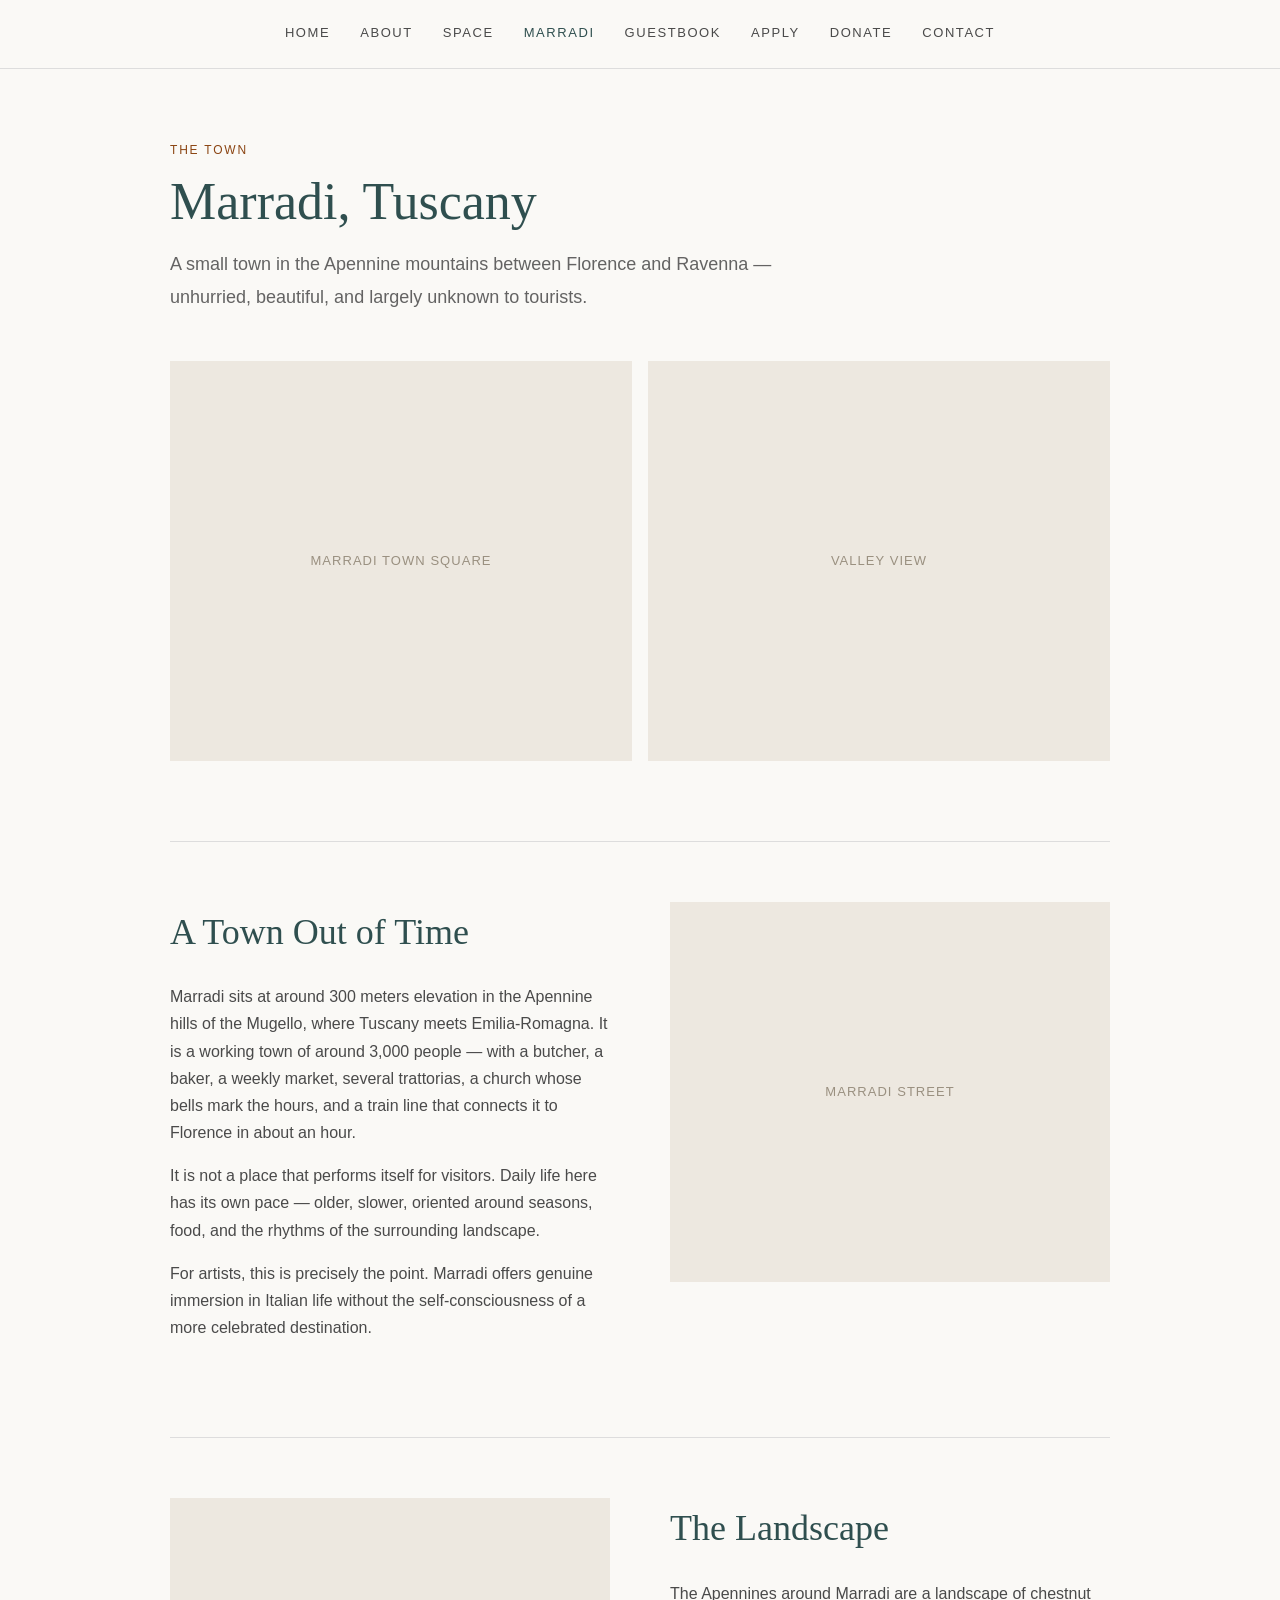
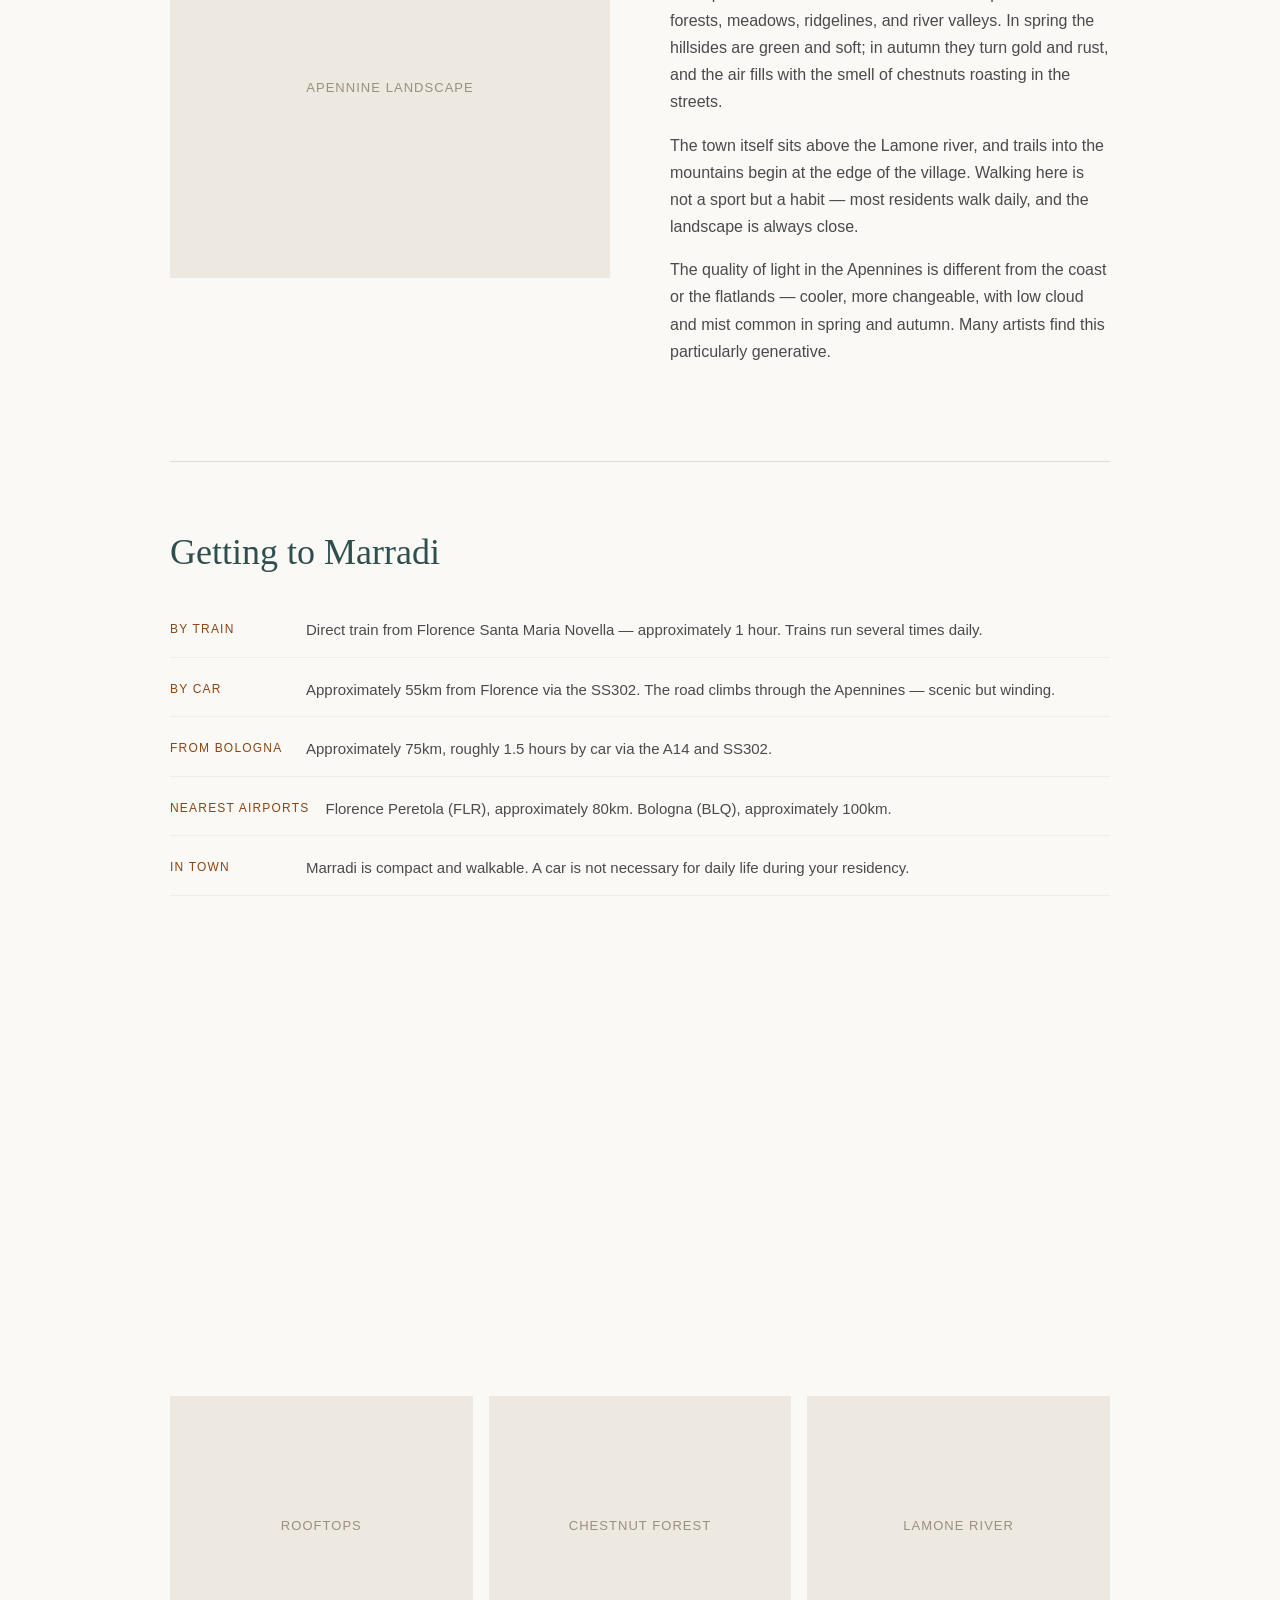
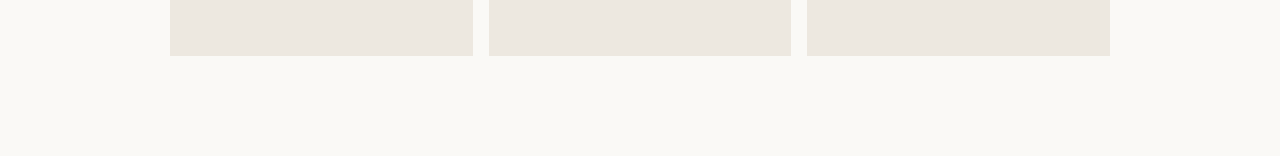
<file: marradi.html>
<!DOCTYPE html>
<html lang="en">
<head>
<meta charset="UTF-8">
<meta name="viewport" content="width=device-width, initial-scale=1.0">
<title>Marradi – Marradi Residency</title>
<link href="https://fonts.googleapis.com/css2?family=Cormorant+Garamond:ital,wght@0,300;0,400;0,500;1,300;1,400&family=Archivo:wght@300;400;500&display=swap" rel="stylesheet">
<link rel="stylesheet" href="style.css">
<style>
.map-embed {
  width: 100%;
  height: 380px;
  border: none;
  display: block;
  filter: grayscale(30%);
  margin: 40px 0 0;
}
</style>
</head>
<body>

<nav>
  <ul>
    <li><a href="index.html">Home</a></li>
    <li><a href="about.html">About</a></li>
    <li><a href="space.html">Space</a></li>
    <li><a href="marradi.html" class="active">Marradi</a></li>
    <li><a href="guestbook.html">Guestbook</a></li>
    <li><a href="apply.html">Apply</a></li>
    <li><a href="donate.html">Donate</a></li>
    <li><a href="contact.html">Contact</a></li>
  </ul>
</nav>

<div class="page">

  <span class="eyebrow">The Town</span>
  <h1>Marradi, Tuscany</h1>
  <p class="lead">A small town in the Apennine mountains between Florence and Ravenna — unhurried, beautiful, and largely unknown to tourists.</p>

  <div class="gallery-2col" style="margin: 48px 0 80px">
    <div class="photo-placeholder" style="height:400px">Marradi town square</div>
    <div class="photo-placeholder" style="height:400px">Valley view</div>
  </div>

  <hr>

  <div class="two-col" style="margin: 60px 0 80px">
    <div>
      <h2>A Town Out of Time</h2>
      <p>Marradi sits at around 300 meters elevation in the Apennine hills of the Mugello, where Tuscany meets Emilia-Romagna. It is a working town of around 3,000 people — with a butcher, a baker, a weekly market, several trattorias, a church whose bells mark the hours, and a train line that connects it to Florence in about an hour.</p>
      <p>It is not a place that performs itself for visitors. Daily life here has its own pace — older, slower, oriented around seasons, food, and the rhythms of the surrounding landscape.</p>
      <p>For artists, this is precisely the point. Marradi offers genuine immersion in Italian life without the self-consciousness of a more celebrated destination.</p>
    </div>
    <div>
      <div class="photo-placeholder" style="height:380px">Marradi street</div>
    </div>
  </div>

  <hr>

  <div class="two-col" style="margin: 60px 0 80px">
    <div>
      <div class="photo-placeholder" style="height:380px">Apennine landscape</div>
    </div>
    <div>
      <h2>The Landscape</h2>
      <p>The Apennines around Marradi are a landscape of chestnut forests, meadows, ridgelines, and river valleys. In spring the hillsides are green and soft; in autumn they turn gold and rust, and the air fills with the smell of chestnuts roasting in the streets.</p>
      <p>The town itself sits above the Lamone river, and trails into the mountains begin at the edge of the village. Walking here is not a sport but a habit — most residents walk daily, and the landscape is always close.</p>
      <p>The quality of light in the Apennines is different from the coast or the flatlands — cooler, more changeable, with low cloud and mist common in spring and autumn. Many artists find this particularly generative.</p>
    </div>
  </div>

  <hr>

  <h2>Getting to Marradi</h2>
  <ul class="info-list" style="margin-bottom: 60px">
    <li>
      <span>By train</span>
      <span>Direct train from Florence Santa Maria Novella — approximately 1 hour. Trains run several times daily.</span>
    </li>
    <li>
      <span>By car</span>
      <span>Approximately 55km from Florence via the SS302. The road climbs through the Apennines — scenic but winding.</span>
    </li>
    <li>
      <span>From Bologna</span>
      <span>Approximately 75km, roughly 1.5 hours by car via the A14 and SS302.</span>
    </li>
    <li>
      <span>Nearest airports</span>
      <span>Florence Peretola (FLR), approximately 80km. Bologna (BLQ), approximately 100km.</span>
    </li>
    <li>
      <span>In town</span>
      <span>Marradi is compact and walkable. A car is not necessary for daily life during your residency.</span>
    </li>
  </ul>

  <iframe
    class="map-embed"
    src="https://www.google.com/maps/embed?pb=!1m18!1m12!1m3!1d11404.10!2d11.6113!3d44.0785!2m3!1f0!2f0!3f0!3m2!1i1024!2i768!4f13.1!3m3!1m2!1s0x132a5c3c5e5e5e5d%3A0x1234567890abcdef!2sMarradi%2C%20Metropolitan%20City%20of%20Florence%2C%20Italy!5e0!3m2!1sen!2sus!4v1234567890"
    allowfullscreen=""
    loading="lazy"
    referrerpolicy="no-referrer-when-downgrade"
    title="Marradi, Tuscany map">
  </iframe>

  <div class="gallery" style="margin-top: 60px">
    <div class="photo-placeholder" style="height:260px">Rooftops</div>
    <div class="photo-placeholder" style="height:260px">Chestnut forest</div>
    <div class="photo-placeholder" style="height:260px">Lamone river</div>
  </div>

</div>

</body>
</html>
</file>
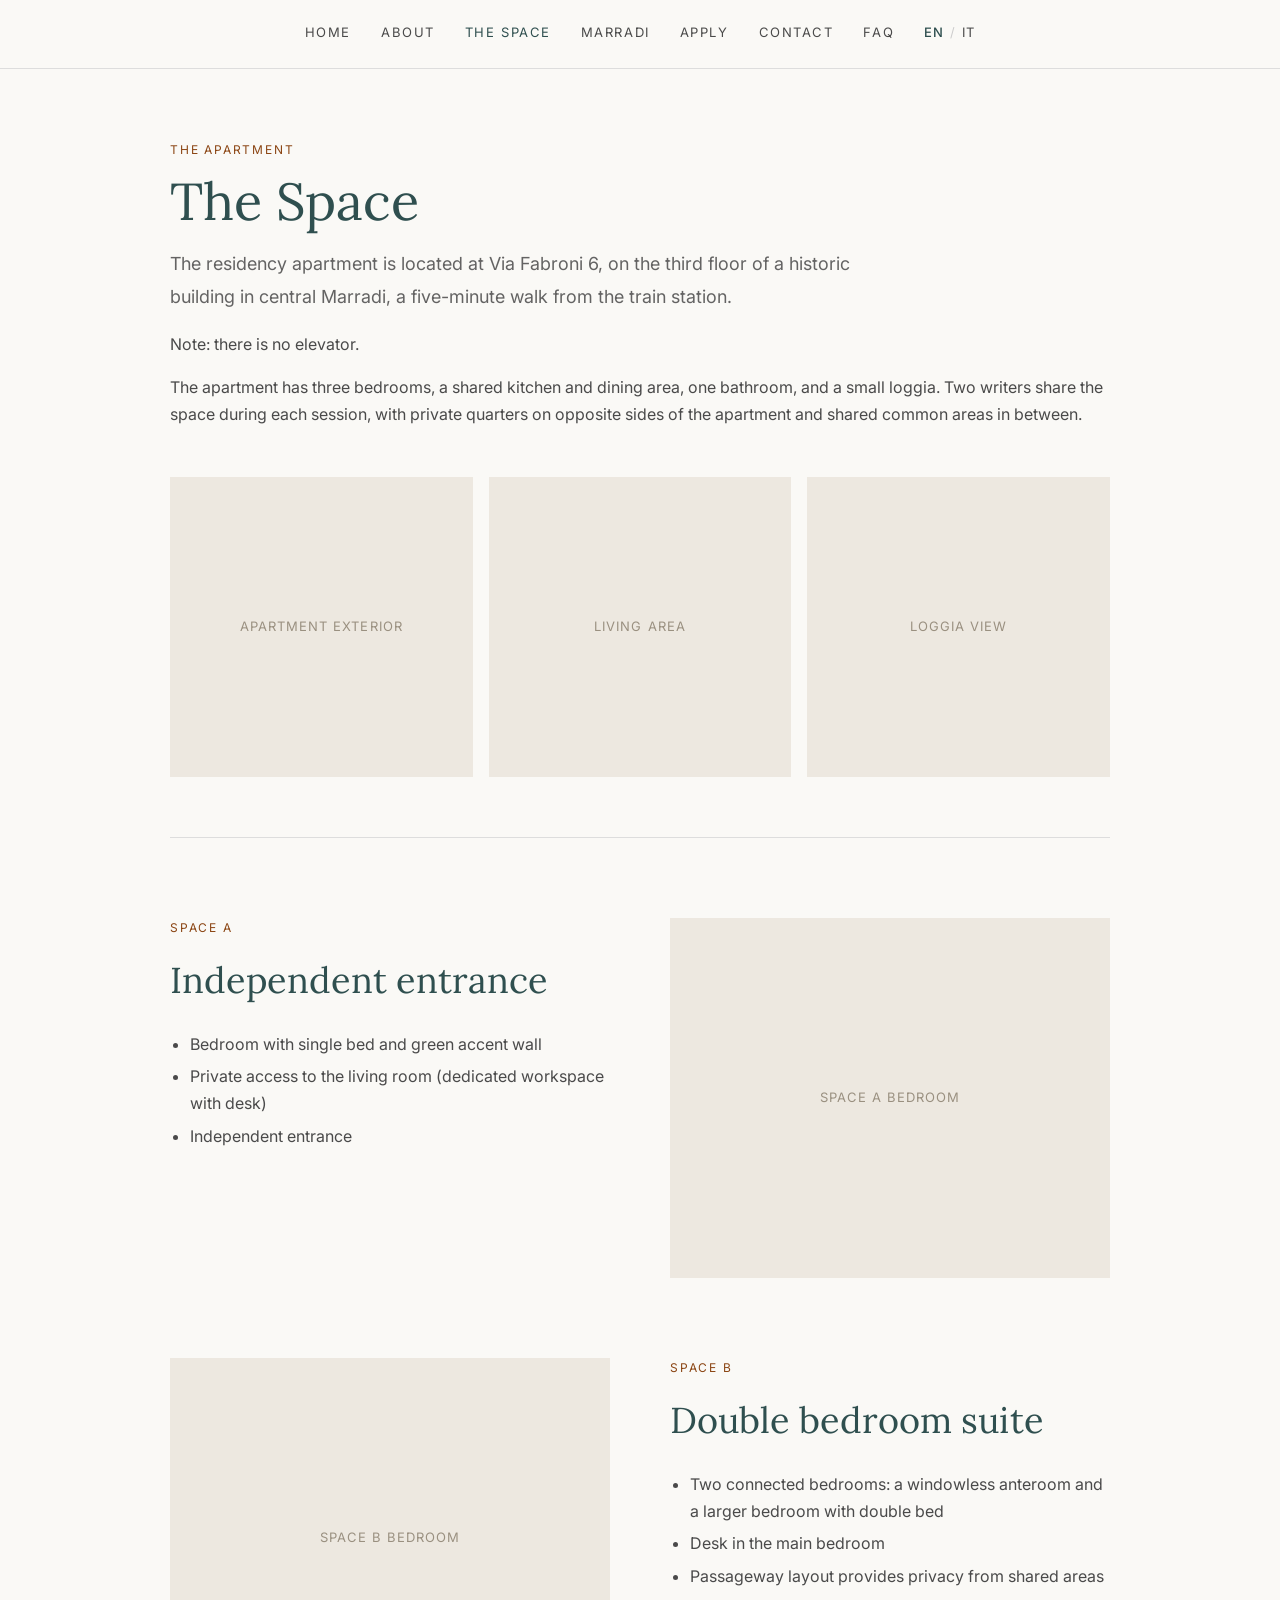
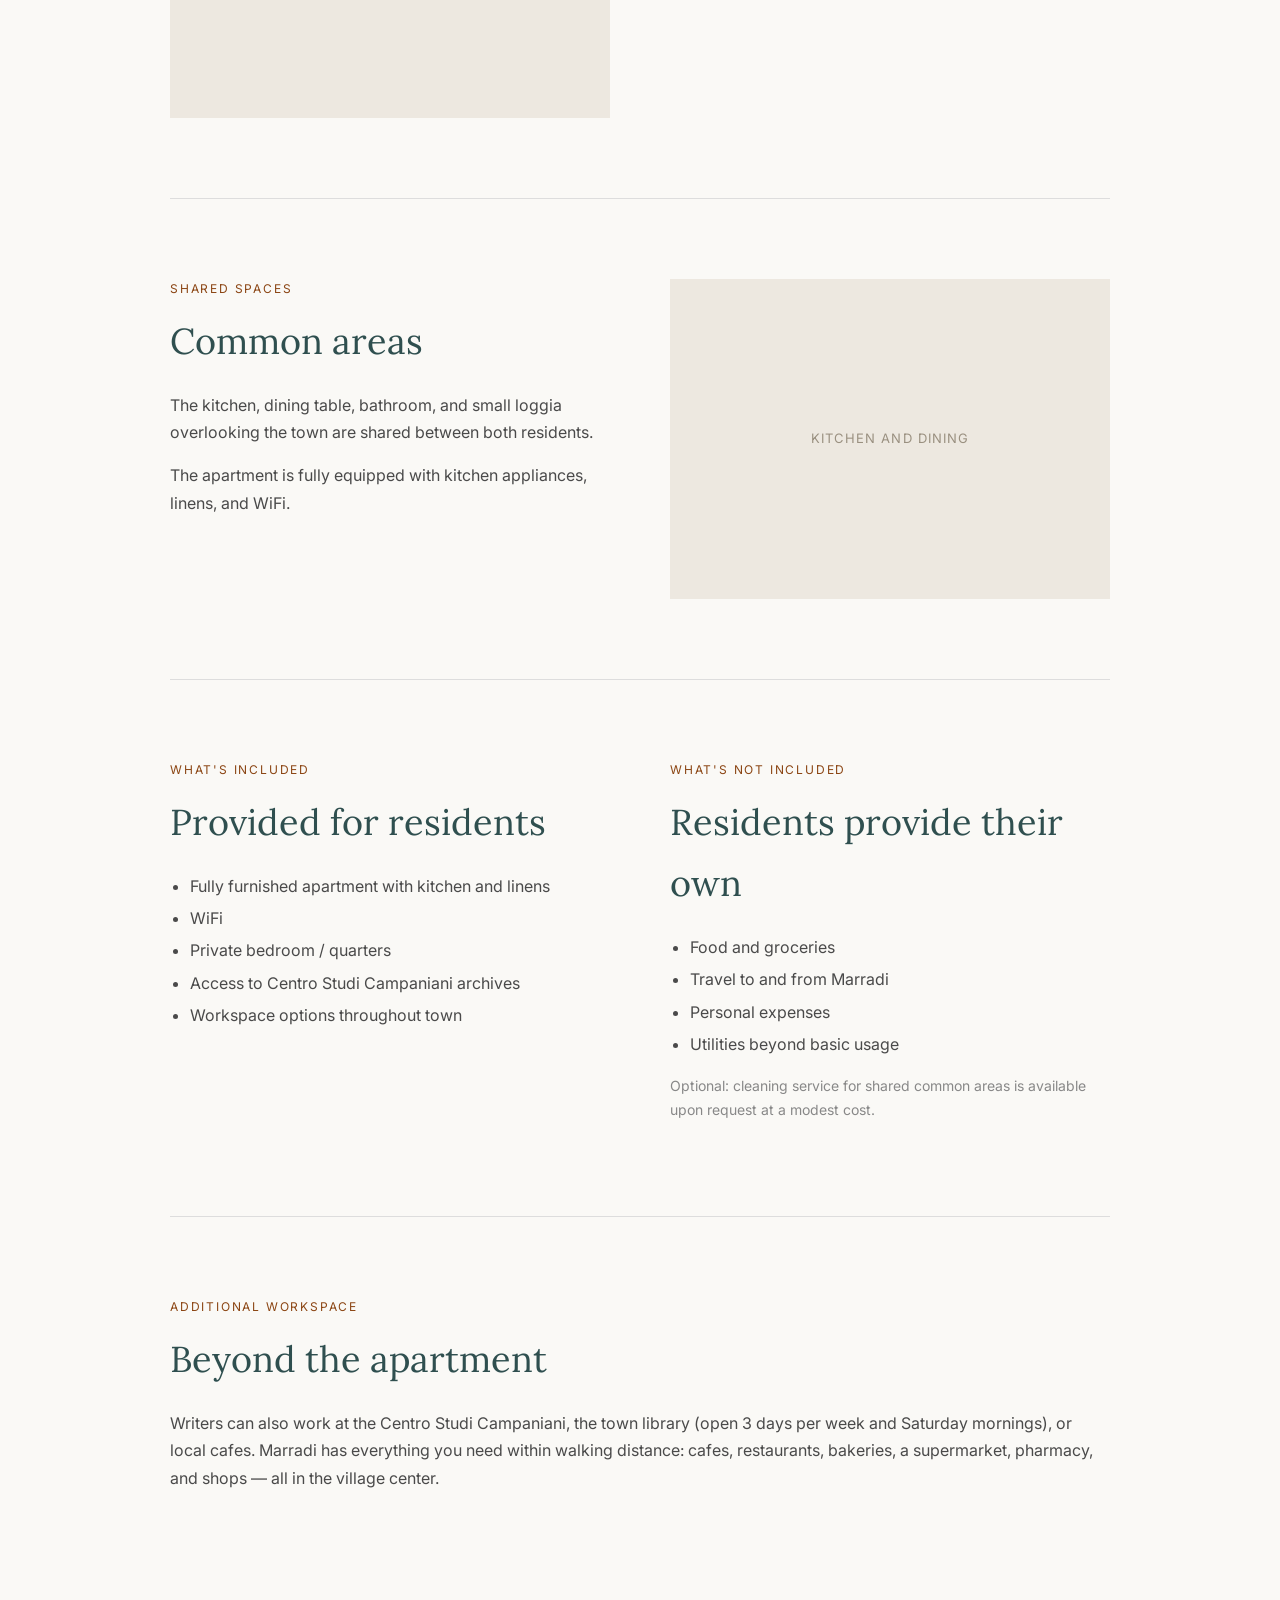
<file: space.html>
<!DOCTYPE html>
<html lang="en">
<head>
  <meta charset="UTF-8">
  <meta name="viewport" content="width=device-width, initial-scale=1.0">
  <title>The Space — Dino Campana Literary Residency</title>
  <link href="https://fonts.googleapis.com/css2?family=Lora:wght@400;600&family=Inter:wght@300;400;500&display=swap" rel="stylesheet">
  <link rel="stylesheet" href="style.css">
</head>
<body>

<nav>
  <ul>
    <li><a href="index.html">Home</a></li>
    <li><a href="about.html">About</a></li>
    <li><a href="space.html" class="active">The Space</a></li>
    <li><a href="marradi.html">Marradi</a></li>
    <li><a href="apply.html">Apply</a></li>
    <li><a href="contact.html">Contact</a></li>
    <li><a href="faq.html">FAQ</a></li>
    <li class="lang-toggle"><a href="space.html" class="current-lang">EN</a> / <a href="it/lo-spazio.html">IT</a></li>
  </ul>
</nav>

<div class="page">

  <div class="page-header">
    <span class="eyebrow">The Apartment</span>
    <h1>The Space</h1>
  </div>

  <p class="lead">The residency apartment is located at Via Fabroni 6, on the third floor of a historic building in central Marradi, a five-minute walk from the train station.</p>

  <p>Note: there is no elevator.</p>

  <p>The apartment has three bedrooms, a shared kitchen and dining area, one bathroom, and a small loggia. Two writers share the space during each session, with private quarters on opposite sides of the apartment and shared common areas in between.</p>

  <div class="gallery" style="margin:48px 0;">
    <div class="photo-placeholder" style="height:300px">Apartment exterior</div>
    <div class="photo-placeholder" style="height:300px">Living area</div>
    <div class="photo-placeholder" style="height:300px">Loggia view</div>
  </div>

  <hr>

  <div class="two-col" style="margin:80px 0;">
    <div>
      <span class="eyebrow">Space A</span>
      <h2>Independent entrance</h2>
      <ul>
        <li>Bedroom with single bed and green accent wall</li>
        <li>Private access to the living room (dedicated workspace with desk)</li>
        <li>Independent entrance</li>
      </ul>
    </div>
    <div>
      <div class="photo-placeholder" style="height:360px">Space A bedroom</div>
    </div>
  </div>

  <div class="two-col" style="margin-bottom:80px;">
    <div>
      <div class="photo-placeholder" style="height:360px">Space B bedroom</div>
    </div>
    <div>
      <span class="eyebrow">Space B</span>
      <h2>Double bedroom suite</h2>
      <ul>
        <li>Two connected bedrooms: a windowless anteroom and a larger bedroom with double bed</li>
        <li>Desk in the main bedroom</li>
        <li>Passageway layout provides privacy from shared areas</li>
      </ul>
    </div>
  </div>

  <hr>

  <div class="two-col" style="margin:80px 0;">
    <div>
      <span class="eyebrow">Shared Spaces</span>
      <h2>Common areas</h2>
      <p>The kitchen, dining table, bathroom, and small loggia overlooking the town are shared between both residents.</p>
      <p>The apartment is fully equipped with kitchen appliances, linens, and WiFi.</p>
    </div>
    <div>
      <div class="photo-placeholder" style="height:320px">Kitchen and dining</div>
    </div>
  </div>

  <hr>

  <div class="two-col" style="margin:80px 0;">
    <div>
      <span class="eyebrow">What's Included</span>
      <h2>Provided for residents</h2>
      <ul>
        <li>Fully furnished apartment with kitchen and linens</li>
        <li>WiFi</li>
        <li>Private bedroom / quarters</li>
        <li>Access to Centro Studi Campaniani archives</li>
        <li>Workspace options throughout town</li>
      </ul>
    </div>
    <div>
      <span class="eyebrow">What's Not Included</span>
      <h2>Residents provide their own</h2>
      <ul>
        <li>Food and groceries</li>
        <li>Travel to and from Marradi</li>
        <li>Personal expenses</li>
        <li>Utilities beyond basic usage</li>
      </ul>
      <p style="margin-top:16px; font-size:14px; color:#888;">Optional: cleaning service for shared common areas is available upon request at a modest cost.</p>
    </div>
  </div>

  <hr>

  <div style="margin-top:80px;">
    <span class="eyebrow">Additional Workspace</span>
    <h2>Beyond the apartment</h2>
    <p>Writers can also work at the Centro Studi Campaniani, the town library (open 3 days per week and Saturday mornings), or local cafes. Marradi has everything you need within walking distance: cafes, restaurants, bakeries, a supermarket, pharmacy, and shops — all in the village center.</p>
  </div>

</div>

</body>
</html>
</file>
<file: style.css>
/* Dino Campana Literary Residency — shared styles */

*, *::before, *::after {
  box-sizing: border-box;
}

body {
  margin: 0;
  font-family: 'Inter', sans-serif;
  background: #FAF9F6;
  color: #4A4A4A;
  font-size: 16px;
  line-height: 1.7;
}

/* ── Navigation ─────────────────────────────────────────── */

nav {
  position: fixed;
  top: 0;
  width: 100%;
  background: #FAF9F6;
  border-bottom: 1px solid #ddd;
  z-index: 100;
}

nav ul {
  display: flex;
  justify-content: center;
  align-items: center;
  gap: 30px;
  padding: 18px 20px;
  margin: 0;
  list-style: none;
  flex-wrap: wrap;
}

nav a {
  text-decoration: none;
  color: #4A4A4A;
  font-size: 13px;
  letter-spacing: .12em;
  text-transform: uppercase;
  transition: color .2s;
}

nav a:hover,
nav a.active {
  color: #2F4F4F;
}

.lang-toggle {
  font-size: 13px;
  letter-spacing: .1em;
  color: #ccc;
}

.lang-toggle a {
  text-transform: uppercase;
  color: #4A4A4A;
  letter-spacing: .1em;
  font-size: 13px;
}

.lang-toggle a.current-lang {
  color: #2F4F4F;
  font-weight: 500;
}

.lang-toggle a:hover {
  color: #5F9F9F;
}

/* ── Page wrapper ───────────────────────────────────────── */

.page {
  max-width: 1000px;
  margin: 0 auto;
  padding: 140px 30px 100px;
}

.page-wide {
  max-width: 1200px;
  margin: 0 auto;
  padding: 140px 30px 100px;
}

/* ── Typography ─────────────────────────────────────────── */

h1, h2, h3, h4 {
  font-family: 'Lora', serif;
  font-weight: 400;
  margin-top: 0;
  color: #2F4F4F;
}

h1 {
  font-size: 52px;
  margin-bottom: 16px;
  line-height: 1.15;
}

h2 {
  font-size: 36px;
  margin-bottom: 20px;
}

h3 {
  font-size: 24px;
  margin-bottom: 10px;
}

h4 {
  font-size: 18px;
  font-weight: 600;
  margin-bottom: 8px;
}

p {
  color: #4A4A4A;
  margin-top: 0;
}

a {
  color: #5F9F9F;
}

a:hover {
  color: #2F4F4F;
}

.lead {
  font-size: 18px;
  opacity: .85;
  max-width: 680px;
  line-height: 1.8;
}

.eyebrow {
  font-size: 12px;
  letter-spacing: .15em;
  text-transform: uppercase;
  color: #8B4513;
  margin-bottom: 12px;
  display: block;
}

hr {
  border: none;
  border-top: 1px solid #ddd;
  margin: 60px 0;
}

ul, ol {
  padding-left: 20px;
  margin-top: 0;
}

li {
  margin-bottom: 5px;
}

/* ── Buttons ─────────────────────────────────────────────── */

.button {
  display: inline-block;
  padding: 14px 36px;
  background: #2F4F4F;
  color: #fff;
  text-decoration: none;
  letter-spacing: .1em;
  font-size: 13px;
  font-family: 'Inter', sans-serif;
  text-transform: uppercase;
  transition: background .2s;
}

.button:hover {
  background: #1a3535;
  color: #fff;
}

.button-outline {
  display: inline-block;
  padding: 13px 35px;
  border: 1px solid #2F4F4F;
  color: #2F4F4F;
  text-decoration: none;
  letter-spacing: .1em;
  font-size: 13px;
  font-family: 'Inter', sans-serif;
  text-transform: uppercase;
  transition: all .2s;
}

.button-outline:hover {
  background: #2F4F4F;
  color: #fff;
}

/* ── Hero ────────────────────────────────────────────────── */

.hero {
  height: 100vh;
  display: flex;
  align-items: center;
  justify-content: center;
  text-align: center;
  padding: 40px;
  background: #FAF9F6;
  position: relative;
  overflow: hidden;
}

.hero-bg {
  position: absolute;
  inset: 0;
  background-size: cover;
  background-position: center;
  opacity: .3;
}

.hero-content {
  position: relative;
  z-index: 1;
  max-width: 800px;
}

.hero h1 {
  font-size: 68px;
  font-weight: 400;
  margin-bottom: 8px;
  color: #2F4F4F;
  line-height: 1.1;
}

.hero .place {
  font-family: 'Lora', serif;
  font-size: 16px;
  font-style: italic;
  color: #4A4A4A;
  letter-spacing: .05em;
  margin-bottom: 28px;
  display: block;
  opacity: .65;
}

.hero p {
  font-size: 18px;
  color: #4A4A4A;
  opacity: .8;
  margin-bottom: 36px;
  line-height: 1.8;
  max-width: 620px;
  margin-left: auto;
  margin-right: auto;
}

.scroll-hint {
  position: absolute;
  bottom: 36px;
  left: 50%;
  transform: translateX(-50%);
  font-size: 11px;
  letter-spacing: .22em;
  text-transform: uppercase;
  color: #4A4A4A;
  opacity: .35;
  z-index: 1;
  white-space: nowrap;
}

/* ── Home: intro grid ────────────────────────────────────── */

.intro-grid {
  display: grid;
  grid-template-columns: 1fr 1fr;
  gap: 80px;
  align-items: center;
  margin-bottom: 100px;
}

.intro-grid .photo-placeholder {
  height: 480px;
}

/* ── Home: highlights ────────────────────────────────────── */

.highlights {
  display: grid;
  grid-template-columns: repeat(3, 1fr);
  gap: 40px;
  padding: 80px 0;
  border-top: 1px solid #ddd;
  border-bottom: 1px solid #ddd;
  margin-bottom: 100px;
}

.highlight-item {
  text-align: center;
}

.highlight-item .stat {
  font-family: 'Lora', serif;
  font-size: 52px;
  font-weight: 400;
  color: #2F4F4F;
  display: block;
  line-height: 1;
  margin-bottom: 8px;
}

.highlight-item p {
  font-size: 13px;
  letter-spacing: .1em;
  text-transform: uppercase;
  margin: 0;
  opacity: .6;
}

/* ── Sessions list ───────────────────────────────────────── */

.sessions-list {
  list-style: none;
  padding: 0;
  margin: 0 0 32px;
  border-top: 1px solid #ddd;
}

.sessions-list li {
  display: flex;
  justify-content: space-between;
  align-items: center;
  padding: 14px 0;
  border-bottom: 1px solid #eee;
  font-size: 15px;
}

.sessions-list li .session-name {
  font-family: 'Lora', serif;
  color: #2F4F4F;
}

.sessions-list li .session-duration {
  font-size: 13px;
  color: #888;
  letter-spacing: .06em;
}

/* ── Notice box ──────────────────────────────────────────── */

.notice {
  background: #f2f6f2;
  border-left: 3px solid #8B4513;
  padding: 24px 28px;
  margin-bottom: 48px;
}

.notice p {
  margin: 0;
  font-size: 15px;
  line-height: 1.7;
}

.notice p + p {
  margin-top: 10px;
}

/* ── Deadline cards ──────────────────────────────────────── */

.deadline-grid {
  display: grid;
  grid-template-columns: 1fr 1fr;
  gap: 24px;
  margin: 32px 0;
}

.deadline-card {
  border: 1px solid #ddd;
  padding: 28px;
  background: #fff;
}

.deadline-card .date {
  font-family: 'Lora', serif;
  font-size: 28px;
  color: #2F4F4F;
  display: block;
  margin-bottom: 4px;
}

.deadline-card .label {
  font-size: 12px;
  letter-spacing: .12em;
  text-transform: uppercase;
  color: #8B4513;
  display: block;
  margin-bottom: 12px;
}

.deadline-card p {
  font-size: 14px;
  margin: 0;
  color: #666;
  line-height: 1.6;
}

/* ── FAQ ─────────────────────────────────────────────────── */

.faq-section {
  margin-bottom: 64px;
}

.faq-section > h2 {
  font-size: 22px;
  font-weight: 600;
  border-bottom: 1px solid #ddd;
  padding-bottom: 14px;
  margin-bottom: 32px;
}

.faq-item {
  margin-bottom: 28px;
  padding-bottom: 28px;
  border-bottom: 1px solid #f0f0f0;
}

.faq-item:last-child {
  border-bottom: none;
  margin-bottom: 0;
  padding-bottom: 0;
}

.faq-item h4 {
  font-size: 17px;
  color: #2F4F4F;
  margin-bottom: 8px;
  line-height: 1.4;
}

.faq-item p,
.faq-item ul {
  color: #4A4A4A;
  font-size: 15px;
  line-height: 1.75;
  margin: 0;
}

.faq-item ul {
  padding-left: 20px;
  margin-top: 8px;
}

/* ── Guestbook ───────────────────────────────────────────── */

.season-header {
  font-family: 'Lora', serif;
  font-size: 13px;
  letter-spacing: .2em;
  text-transform: uppercase;
  color: #8B4513;
  border-bottom: 1px solid #ddd;
  padding-bottom: 10px;
  margin: 60px 0 30px;
}

.residents-grid {
  display: grid;
  grid-template-columns: repeat(auto-fill, minmax(260px, 1fr));
  gap: 40px;
}

.resident-card .photo-placeholder {
  height: 300px;
  margin-bottom: 16px;
}

.resident-card h3 {
  font-size: 20px;
  margin-bottom: 4px;
}

.resident-card .discipline {
  font-size: 12px;
  letter-spacing: .12em;
  text-transform: uppercase;
  color: #8B4513;
  margin-bottom: 10px;
  display: block;
}

.resident-card p {
  font-size: 14px;
  line-height: 1.65;
}

/* ── Donation tiers ──────────────────────────────────────── */

.tiers {
  display: grid;
  grid-template-columns: repeat(auto-fit, minmax(220px, 1fr));
  gap: 24px;
  margin: 48px 0;
}

.tier {
  border: 1px solid #ddd;
  padding: 32px 28px;
  background: #fff;
}

.tier .amount {
  font-family: 'Lora', serif;
  font-size: 42px;
  font-weight: 400;
  color: #2F4F4F;
  display: block;
  margin-bottom: 4px;
}

.tier .name {
  font-size: 12px;
  letter-spacing: .15em;
  text-transform: uppercase;
  color: #4A4A4A;
  display: block;
  margin-bottom: 20px;
  border-bottom: 1px solid #eee;
  padding-bottom: 16px;
}

.tier ul {
  list-style: none;
  padding: 0;
  margin: 0;
  font-size: 14px;
  color: #5A5A5A;
}

.tier ul li {
  padding: 6px 0;
  border-bottom: 1px solid #f0f0f0;
}

.tier ul li:last-child {
  border-bottom: none;
}

.tier ul li::before {
  content: '— ';
  color: #8B4513;
}

/* ── Contact form ────────────────────────────────────────── */

.contact-grid {
  display: grid;
  grid-template-columns: 1fr 1fr;
  gap: 80px;
  align-items: start;
}

.form-group {
  margin-bottom: 24px;
}

.form-group label {
  display: block;
  font-size: 12px;
  letter-spacing: .12em;
  text-transform: uppercase;
  margin-bottom: 8px;
  color: #4A4A4A;
}

.form-group input,
.form-group textarea,
.form-group select {
  width: 100%;
  border: 1px solid #ddd;
  background: #fff;
  padding: 12px 14px;
  font-family: 'Inter', sans-serif;
  font-size: 14px;
  color: #4A4A4A;
  outline: none;
  transition: border-color .2s;
  appearance: none;
  -webkit-appearance: none;
}

.form-group input:focus,
.form-group textarea:focus,
.form-group select:focus {
  border-color: #5F9F9F;
}

.form-group textarea {
  min-height: 140px;
  resize: vertical;
}

/* ── Info list ───────────────────────────────────────────── */

.info-list {
  list-style: none;
  padding: 0;
  margin: 0;
}

.info-list li {
  padding: 14px 0;
  border-bottom: 1px solid #eee;
  font-size: 15px;
  display: flex;
  gap: 16px;
}

.info-list li span:first-child {
  font-size: 12px;
  letter-spacing: .1em;
  text-transform: uppercase;
  color: #8B4513;
  min-width: 120px;
  flex-shrink: 0;
  padding-top: 2px;
}

/* ── Two-column layout ───────────────────────────────────── */

.two-col {
  display: grid;
  grid-template-columns: 1fr 1fr;
  gap: 60px;
  align-items: start;
}

.two-col-text-right {
  display: grid;
  grid-template-columns: 1fr 1fr;
  gap: 60px;
  align-items: center;
  margin-bottom: 80px;
}

.two-col-text-right:nth-child(even) { direction: rtl; }
.two-col-text-right:nth-child(even) > * { direction: ltr; }

/* ── Gallery ─────────────────────────────────────────────── */

.gallery {
  display: grid;
  grid-template-columns: repeat(auto-fit, minmax(280px, 1fr));
  gap: 16px;
  margin-top: 40px;
}

.gallery img,
.gallery-2col img {
  width: 100%;
  object-fit: cover;
  display: block;
}

.gallery img { height: 280px; }

.gallery-2col {
  display: grid;
  grid-template-columns: 1fr 1fr;
  gap: 16px;
  margin-top: 40px;
}

.gallery-2col img { height: 380px; }

/* ── Photo placeholder ───────────────────────────────────── */

.photo-placeholder {
  width: 100%;
  background: #EDE8E0;
  display: flex;
  align-items: center;
  justify-content: center;
  color: #9A9080;
  font-size: 13px;
  letter-spacing: .08em;
  text-transform: uppercase;
}

/* ── Responsive ─────────────────────────────────────────── */

@media (max-width: 768px) {
  .hero h1 { font-size: 40px; }
  h1 { font-size: 34px; }
  h2 { font-size: 26px; }
  .two-col,
  .two-col-text-right,
  .contact-grid,
  .gallery-2col,
  .intro-grid,
  .deadline-grid { grid-template-columns: 1fr; }
  .two-col-text-right:nth-child(even) { direction: ltr; }
  nav ul { gap: 14px; padding: 14px 16px; }
  .page, .page-wide { padding: 100px 20px 80px; }
  .highlights { grid-template-columns: 1fr; gap: 30px; }
}
</file>
